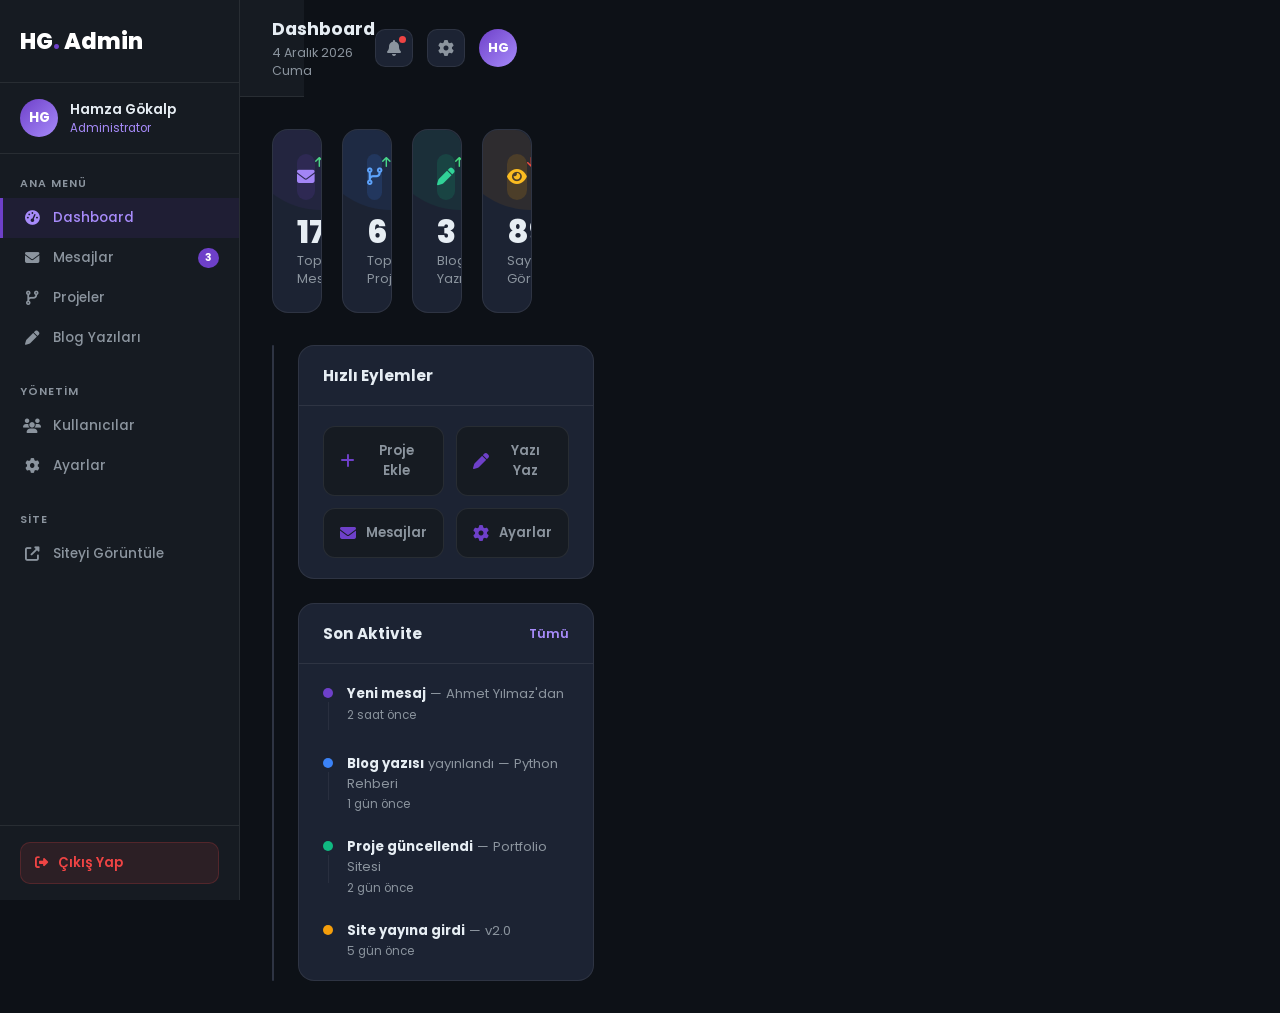
<file: admin/index.html>
<!DOCTYPE html>
<html lang="tr">
<head>
  <meta charset="UTF-8" />
  <meta name="viewport" content="width=device-width, initial-scale=1.0" />
  <title>Admin Paneli | Hamza Gökalp</title>
  <link rel="stylesheet" href="https://cdnjs.cloudflare.com/ajax/libs/font-awesome/6.5.0/css/all.min.css" />
  <link href="https://fonts.googleapis.com/css2?family=Poppins:wght@300;400;500;600;700;800&display=swap" rel="stylesheet" />
  <style>
    *, *::before, *::after { box-sizing:border-box; margin:0; padding:0; }
    :root {
      --dark-bg:      #0d1117;
      --dark-surface: #161b22;
      --dark-card:    #1c2333;
      --accent:       #6e40c9;
      --accent-2:     #a78bfa;
      --accent-glow:  rgba(110,64,201,0.35);
      --text-dark:    #e6edf3;
      --text-muted:   #8b949e;
      --border-dark:  rgba(255,255,255,0.08);
      --success:      #4ade80;
      --warning:      #f59e0b;
      --danger:       #ef4444;
      --info:         #3b82f6;
      --sidebar-w:    240px;
    }
    html { scroll-behavior:smooth; }
    body { font-family:'Poppins',sans-serif; background:var(--dark-bg); color:var(--text-dark); min-height:100vh; }
    a { text-decoration:none; color:inherit; }

    /* ---- LAYOUT ---- */
    .admin-layout { display:grid; grid-template-columns:var(--sidebar-w) 1fr; min-height:100vh; }

    /* ---- SIDEBAR ---- */
    .sidebar {
      background:var(--dark-surface); border-right:1px solid var(--border-dark);
      display:flex; flex-direction:column;
      position:fixed; top:0; left:0; bottom:0; width:var(--sidebar-w);
      z-index:100; overflow-y:auto;
    }
    .sidebar-logo {
      padding:24px 20px; border-bottom:1px solid var(--border-dark);
      font-size:1.4rem; font-weight:800; color:#fff;
    }
    .sidebar-logo span { color:var(--accent); }
    .sidebar-user {
      padding:16px 20px; border-bottom:1px solid var(--border-dark);
      display:flex; align-items:center; gap:12px;
    }
    .su-avatar {
      width:38px; height:38px; border-radius:50%;
      background:linear-gradient(135deg,var(--accent),var(--accent-2));
      display:flex; align-items:center; justify-content:center;
      font-size:0.85rem; font-weight:700; color:#fff; flex-shrink:0;
    }
    .su-name  { font-size:0.85rem; font-weight:600; color:var(--text-dark); }
    .su-role  { font-size:0.72rem; color:var(--accent-2); }

    .sidebar-nav { flex:1; padding:12px 0; }
    .nav-section-title {
      padding:10px 20px 6px;
      font-size:0.68rem; font-weight:600;
      color:var(--text-muted); letter-spacing:1px; text-transform:uppercase;
    }
    .nav-item {
      display:flex; align-items:center; gap:12px;
      padding:10px 20px; font-size:0.85rem; font-weight:500;
      color:var(--text-muted); cursor:pointer;
      transition:all 0.25s; border-left:3px solid transparent;
    }
    .nav-item:hover { color:var(--text-dark); background:rgba(255,255,255,0.04); }
    .nav-item.active { color:var(--accent-2); background:rgba(110,64,201,0.1); border-left-color:var(--accent); }
    .nav-item i { width:18px; text-align:center; font-size:0.9rem; }
    .nav-badge {
      margin-left:auto; background:var(--accent); color:#fff;
      font-size:0.65rem; font-weight:700;
      padding:2px 7px; border-radius:50px;
    }

    .sidebar-footer { padding:16px 20px; border-top:1px solid var(--border-dark); }
    .logout-btn {
      display:flex; align-items:center; gap:10px;
      padding:10px 14px; border-radius:10px; width:100%;
      background:rgba(239,68,68,0.1); border:1px solid rgba(239,68,68,0.2);
      color:#ef4444; font-size:0.83rem; font-weight:600;
      cursor:pointer; transition:all 0.25s; font-family:inherit;
    }
    .logout-btn:hover { background:rgba(239,68,68,0.2); }

    /* ---- MAIN ---- */
    .main-content { margin-left:var(--sidebar-w); display:flex; flex-direction:column; min-height:100vh; }

    /* Topbar */
    .topbar {
      background:var(--dark-surface); border-bottom:1px solid var(--border-dark);
      padding:16px 32px; display:flex; align-items:center; justify-content:space-between;
      position:sticky; top:0; z-index:50;
    }
    .topbar-left h1 { font-size:1.1rem; font-weight:700; color:var(--text-dark); }
    .topbar-left p  { font-size:0.78rem; color:var(--text-muted); margin-top:2px; }
    .topbar-right { display:flex; align-items:center; gap:14px; }
    .topbar-btn {
      width:38px; height:38px; border-radius:10px; border:1px solid var(--border-dark);
      background:var(--dark-card); display:flex; align-items:center; justify-content:center;
      color:var(--text-muted); cursor:pointer; transition:all 0.25s; position:relative;
    }
    .topbar-btn:hover { border-color:var(--accent); color:var(--accent-2); }
    .notif-dot {
      position:absolute; top:6px; right:6px;
      width:7px; height:7px; border-radius:50%; background:var(--danger);
    }
    .topbar-avatar {
      width:38px; height:38px; border-radius:50%;
      background:linear-gradient(135deg,var(--accent),var(--accent-2));
      display:flex; align-items:center; justify-content:center;
      font-size:0.8rem; font-weight:700; color:#fff; cursor:pointer;
    }

    /* ---- İÇERİK ---- */
    .page-body { padding:32px; flex:1; }

    /* Stats grid */
    .stats-grid {
      display:grid; grid-template-columns:repeat(4,1fr);
      gap:20px; margin-bottom:32px;
    }
    @media(max-width:1100px){ .stats-grid{grid-template-columns:1fr 1fr;} }
    @media(max-width:600px){ .stats-grid{grid-template-columns:1fr;} }

    .stat-card {
      background:var(--dark-card); border:1px solid var(--border-dark);
      border-radius:16px; padding:24px;
      display:flex; flex-direction:column; gap:16px;
      transition:all 0.3s; position:relative; overflow:hidden;
    }
    .stat-card::before {
      content:''; position:absolute; top:0; right:0;
      width:80px; height:80px; border-radius:0 16px 0 80px;
      opacity:0.08;
    }
    .stat-card:hover { border-color:rgba(110,64,201,0.3); transform:translateY(-2px); }
    .stat-card.c-purple::before { background:var(--accent); }
    .stat-card.c-blue::before   { background:#3b82f6; }
    .stat-card.c-green::before  { background:#10b981; }
    .stat-card.c-orange::before { background:#f59e0b; }

    .sc-top { display:flex; justify-content:space-between; align-items:flex-start; }
    .sc-icon {
      width:46px; height:46px; border-radius:12px;
      display:flex; align-items:center; justify-content:center;
      font-size:1.1rem;
    }
    .c-purple .sc-icon { background:rgba(110,64,201,0.15); color:var(--accent-2); }
    .c-blue   .sc-icon { background:rgba(59,130,246,0.15); color:#60a5fa; }
    .c-green  .sc-icon { background:rgba(16,185,129,0.15); color:#34d399; }
    .c-orange .sc-icon { background:rgba(245,158,11,0.15); color:#fbbf24; }

    .sc-change { font-size:0.72rem; font-weight:600; display:flex; align-items:center; gap:4px; }
    .sc-change.up   { color:var(--success); }
    .sc-change.down { color:var(--danger);  }

    .sc-num   { font-size:2rem; font-weight:800; color:var(--text-dark); line-height:1; }
    .sc-label { font-size:0.8rem; color:var(--text-muted); margin-top:4px; }

    /* Grid iki kolon */
    .content-grid {
      display:grid; grid-template-columns:1.4fr 1fr;
      gap:24px;
    }
    @media(max-width:900px){ .content-grid{grid-template-columns:1fr;} }

    /* Panel */
    .panel {
      background:var(--dark-card); border:1px solid var(--border-dark);
      border-radius:16px; overflow:hidden;
    }
    .panel-header {
      padding:18px 24px; border-bottom:1px solid var(--border-dark);
      display:flex; align-items:center; justify-content:space-between;
    }
    .panel-title { font-size:0.95rem; font-weight:700; color:var(--text-dark); }
    .panel-action {
      font-size:0.78rem; color:var(--accent-2); font-weight:600;
      cursor:pointer; transition:color 0.25s;
    }
    .panel-action:hover { color:#fff; }

    /* Mesaj listesi */
    .msg-list { display:flex; flex-direction:column; }
    .msg-item {
      display:flex; align-items:center; gap:14px;
      padding:14px 24px; border-bottom:1px solid var(--border-dark);
      transition:background 0.2s; cursor:pointer;
    }
    .msg-item:last-child { border-bottom:none; }
    .msg-item:hover { background:rgba(255,255,255,0.03); }
    .msg-avatar {
      width:38px; height:38px; border-radius:10px;
      background:linear-gradient(135deg,var(--accent),var(--accent-2));
      display:flex; align-items:center; justify-content:center;
      font-size:0.8rem; font-weight:700; color:#fff; flex-shrink:0;
    }
    .msg-info { flex:1; min-width:0; }
    .msg-name { font-size:0.85rem; font-weight:600; color:var(--text-dark); }
    .msg-preview { font-size:0.78rem; color:var(--text-muted); white-space:nowrap; overflow:hidden; text-overflow:ellipsis; }
    .msg-meta { text-align:right; flex-shrink:0; }
    .msg-time { font-size:0.72rem; color:var(--text-muted); margin-bottom:6px; }
    .msg-badge { display:inline-block; width:8px; height:8px; border-radius:50%; background:var(--accent); }
    .msg-badge.read { background:transparent; }

    /* Hızlı eylemler */
    .quick-actions { padding:20px 24px; display:grid; grid-template-columns:1fr 1fr; gap:12px; }
    .qa-btn {
      display:flex; align-items:center; gap:10px;
      padding:14px 16px; border-radius:12px;
      background:var(--dark-surface); border:1px solid var(--border-dark);
      font-size:0.82rem; font-weight:600; color:var(--text-muted);
      cursor:pointer; transition:all 0.25s; font-family:inherit;
    }
    .qa-btn:hover { border-color:var(--accent); color:var(--accent-2); }
    .qa-btn i { font-size:1rem; color:var(--accent); }

    /* Aktivite */
    .activity-list { padding:8px 0; }
    .act-item {
      display:flex; align-items:flex-start; gap:14px;
      padding:12px 24px;
    }
    .act-dot-wrap { display:flex; flex-direction:column; align-items:center; flex-shrink:0; margin-top:4px; }
    .act-dot { width:10px; height:10px; border-radius:50%; background:var(--accent); flex-shrink:0; }
    .act-line { width:1px; height:28px; background:rgba(255,255,255,0.06); margin-top:4px; }
    .act-text { font-size:0.82rem; color:var(--text-muted); line-height:1.5; }
    .act-text strong { color:var(--text-dark); }
    .act-time { font-size:0.72rem; color:var(--text-muted); margin-top:3px; }
  </style>
</head>
<body>

<div class="admin-layout">

  <!-- SIDEBAR -->
  <aside class="sidebar">
    <div class="sidebar-logo">HG<span>.</span> Admin</div>

    <div class="sidebar-user">
      <div class="su-avatar">HG</div>
      <div>
        <div class="su-name">Hamza Gökalp</div>
        <div class="su-role">Administrator</div>
      </div>
    </div>

    <nav class="sidebar-nav">
      <div class="nav-section-title">Ana Menü</div>
      <div class="nav-item active" onclick="showPage('dashboard')">
        <i class="fas fa-tachometer-alt"></i> Dashboard
      </div>
      <div class="nav-item" onclick="showPage('messages')">
        <i class="fas fa-envelope"></i> Mesajlar
        <span class="nav-badge">3</span>
      </div>
      <div class="nav-item" onclick="showPage('projects')">
        <i class="fas fa-code-branch"></i> Projeler
      </div>
      <div class="nav-item" onclick="showPage('blog')">
        <i class="fas fa-pen"></i> Blog Yazıları
      </div>

      <div class="nav-section-title" style="margin-top:16px">Yönetim</div>
      <div class="nav-item" onclick="showPage('users')">
        <i class="fas fa-users"></i> Kullanıcılar
      </div>
      <div class="nav-item" onclick="showPage('settings')">
        <i class="fas fa-cog"></i> Ayarlar
      </div>

      <div class="nav-section-title" style="margin-top:16px">Site</div>
      <div class="nav-item" onclick="window.open('../index.html')">
        <i class="fas fa-external-link-alt"></i> Siteyi Görüntüle
      </div>
    </nav>

    <div class="sidebar-footer">
      <button class="logout-btn" onclick="location.href='../backend/php/auth.php?action=logout'">
        <i class="fas fa-sign-out-alt"></i> Çıkış Yap
      </button>
    </div>
  </aside>

  <!-- MAIN -->
  <div class="main-content">

    <!-- TOPBAR -->
    <div class="topbar">
      <div class="topbar-left">
        <h1 id="pageTitle">Dashboard</h1>
        <p id="pageDate"></p>
      </div>
      <div class="topbar-right">
        <div class="topbar-btn" title="Bildirimler">
          <i class="fas fa-bell"></i>
          <div class="notif-dot"></div>
        </div>
        <div class="topbar-btn" title="Ayarlar">
          <i class="fas fa-cog"></i>
        </div>
        <div class="topbar-avatar" title="Hamza Gökalp">HG</div>
      </div>
    </div>

    <!-- SAYFA GÖVDESİ -->
    <div class="page-body" id="pageBody">

      <!-- İSTATİSTİK KARTLAR -->
      <div class="stats-grid">
        <div class="stat-card c-purple">
          <div class="sc-top">
            <div class="sc-icon"><i class="fas fa-envelope"></i></div>
            <div class="sc-change up"><i class="fas fa-arrow-up"></i> 12%</div>
          </div>
          <div>
            <div class="sc-num" id="cntMessages">0</div>
            <div class="sc-label">Toplam Mesaj</div>
          </div>
        </div>
        <div class="stat-card c-blue">
          <div class="sc-top">
            <div class="sc-icon"><i class="fas fa-code-branch"></i></div>
            <div class="sc-change up"><i class="fas fa-arrow-up"></i> 2</div>
          </div>
          <div>
            <div class="sc-num" id="cntProjects">0</div>
            <div class="sc-label">Toplam Proje</div>
          </div>
        </div>
        <div class="stat-card c-green">
          <div class="sc-top">
            <div class="sc-icon"><i class="fas fa-pen"></i></div>
            <div class="sc-change up"><i class="fas fa-arrow-up"></i> 1</div>
          </div>
          <div>
            <div class="sc-num" id="cntBlog">0</div>
            <div class="sc-label">Blog Yazısı</div>
          </div>
        </div>
        <div class="stat-card c-orange">
          <div class="sc-top">
            <div class="sc-icon"><i class="fas fa-eye"></i></div>
            <div class="sc-change down"><i class="fas fa-arrow-down"></i> 3%</div>
          </div>
          <div>
            <div class="sc-num" id="cntViews">0</div>
            <div class="sc-label">Sayfa Görüntüleme</div>
          </div>
        </div>
      </div>

      <!-- İKİ KOLON İÇERİK -->
      <div class="content-grid">

        <!-- Sol: Son Mesajlar -->
        <div class="panel">
          <div class="panel-header">
            <div class="panel-title">Son Mesajlar</div>
            <a class="panel-action" href="#">Tümünü Gör</a>
          </div>
          <div class="msg-list">
            <div class="msg-item">
              <div class="msg-avatar">AY</div>
              <div class="msg-info">
                <div class="msg-name">Ahmet Yılmaz</div>
                <div class="msg-preview">Staj teklifi hakkında görüşmek istiyorum...</div>
              </div>
              <div class="msg-meta">
                <div class="msg-time">2 saat önce</div>
                <div class="msg-badge"></div>
              </div>
            </div>
            <div class="msg-item">
              <div class="msg-avatar" style="background:linear-gradient(135deg,#3b82f6,#06b6d4)">FD</div>
              <div class="msg-info">
                <div class="msg-name">Fatma Demir</div>
                <div class="msg-preview">Web projeniz için iş birliği önerim var...</div>
              </div>
              <div class="msg-meta">
                <div class="msg-time">5 saat önce</div>
                <div class="msg-badge"></div>
              </div>
            </div>
            <div class="msg-item">
              <div class="msg-avatar" style="background:linear-gradient(135deg,#10b981,#059669)">MK</div>
              <div class="msg-info">
                <div class="msg-name">Mehmet Kaya</div>
                <div class="msg-preview">Projenizi inceledim, harika çalışma!</div>
              </div>
              <div class="msg-meta">
                <div class="msg-time">1 gün önce</div>
                <div class="msg-badge read"></div>
              </div>
            </div>
            <div class="msg-item">
              <div class="msg-avatar" style="background:linear-gradient(135deg,#f59e0b,#ef4444)">ZT</div>
              <div class="msg-info">
                <div class="msg-name">Zeynep Türk</div>
                <div class="msg-preview">Python projeniz hakkında sorum var...</div>
              </div>
              <div class="msg-meta">
                <div class="msg-time">2 gün önce</div>
                <div class="msg-badge read"></div>
              </div>
            </div>
          </div>
        </div>

        <!-- Sağ: Hızlı eylemler + Aktivite -->
        <div style="display:flex;flex-direction:column;gap:24px;">

          <div class="panel">
            <div class="panel-header">
              <div class="panel-title">Hızlı Eylemler</div>
            </div>
            <div class="quick-actions">
              <button class="qa-btn"><i class="fas fa-plus"></i> Proje Ekle</button>
              <button class="qa-btn"><i class="fas fa-pen"></i> Yazı Yaz</button>
              <button class="qa-btn"><i class="fas fa-envelope"></i> Mesajlar</button>
              <button class="qa-btn"><i class="fas fa-cog"></i> Ayarlar</button>
            </div>
          </div>

          <div class="panel">
            <div class="panel-header">
              <div class="panel-title">Son Aktivite</div>
              <a class="panel-action" href="#">Tümü</a>
            </div>
            <div class="activity-list">
              <div class="act-item">
                <div class="act-dot-wrap"><div class="act-dot"></div><div class="act-line"></div></div>
                <div><div class="act-text"><strong>Yeni mesaj</strong> — Ahmet Yılmaz'dan</div><div class="act-time">2 saat önce</div></div>
              </div>
              <div class="act-item">
                <div class="act-dot-wrap"><div class="act-dot" style="background:#3b82f6"></div><div class="act-line"></div></div>
                <div><div class="act-text"><strong>Blog yazısı</strong> yayınlandı — Python Rehberi</div><div class="act-time">1 gün önce</div></div>
              </div>
              <div class="act-item">
                <div class="act-dot-wrap"><div class="act-dot" style="background:#10b981"></div><div class="act-line"></div></div>
                <div><div class="act-text"><strong>Proje güncellendi</strong> — Portfolio Sitesi</div><div class="act-time">2 gün önce</div></div>
              </div>
              <div class="act-item">
                <div class="act-dot-wrap"><div class="act-dot" style="background:#f59e0b"></div></div>
                <div><div class="act-text"><strong>Site yayına girdi</strong> — v2.0</div><div class="act-time">5 gün önce</div></div>
              </div>
            </div>
          </div>

        </div>
      </div>
    </div>
  </div>
</div>

<script>
  // Tarih
  const now = new Date();
  document.getElementById('pageDate').textContent =
    now.toLocaleDateString('tr-TR', { weekday:'long', year:'numeric', month:'long', day:'numeric' });

  // Sayaç animasyonu
  function animateNum(el, target, duration = 1200) {
    let start = 0;
    const step = target / (duration / 16);
    const timer = setInterval(() => {
      start += step;
      if (start >= target) { el.textContent = target.toLocaleString('tr'); clearInterval(timer); }
      else el.textContent = Math.floor(start).toLocaleString('tr');
    }, 16);
  }

  setTimeout(() => {
    animateNum(document.getElementById('cntMessages'), 24);
    animateNum(document.getElementById('cntProjects'), 9);
    animateNum(document.getElementById('cntBlog'), 5);
    animateNum(document.getElementById('cntViews'), 1247);
  }, 300);

  // Sayfa geçişi
  function showPage(page) {
    document.querySelectorAll('.nav-item').forEach(i => i.classList.remove('active'));
    event.currentTarget.classList.add('active');
    const titles = { dashboard:'Dashboard', messages:'Mesajlar', projects:'Projeler', blog:'Blog Yazıları', users:'Kullanıcılar', settings:'Ayarlar' };
    document.getElementById('pageTitle').textContent = titles[page] || page;
  }
</script>

</body>
</html>
</file>
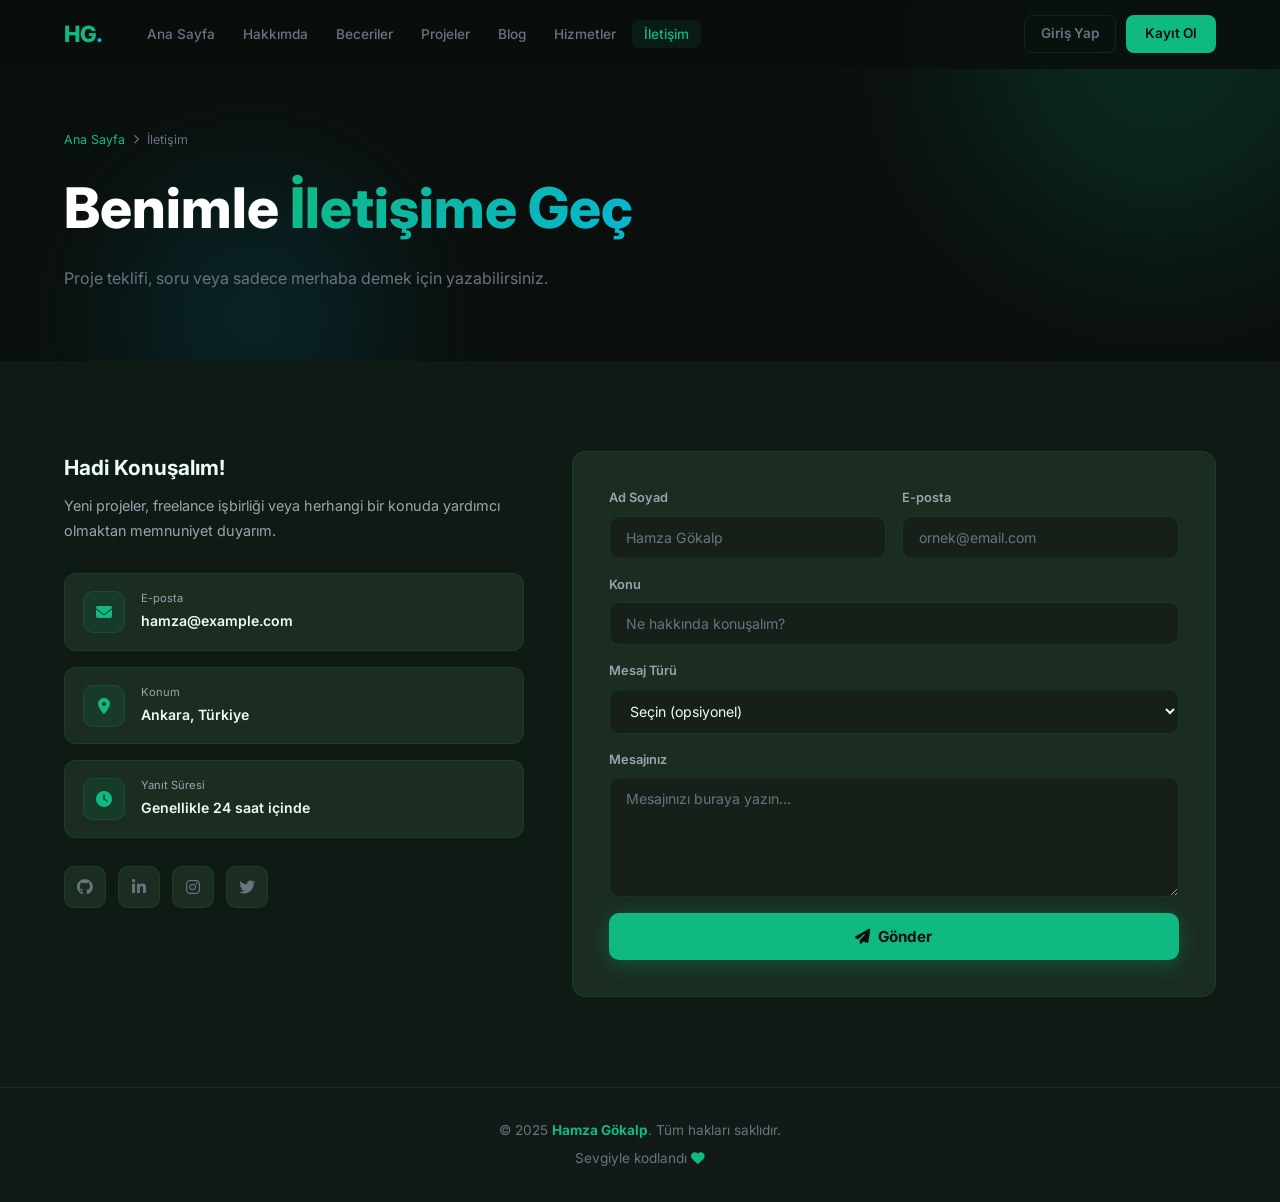
<file: pages/contact.html>
<!DOCTYPE html>
<html lang="tr">
<head>
  <meta charset="UTF-8" />
  <meta name="viewport" content="width=device-width, initial-scale=1.0, maximum-scale=5.0, user-scalable=yes" />
  <meta name="description" content="Hamza Gökalp - İletişim" />
  <meta name="keywords" content="iletişim, proje teklifi, freelance" />
  <meta name="theme-color" content="#10b981" />
  <title>İletişim | Hamza Gökalp</title>
  <link rel="stylesheet" href="../assets/css/style.css" />
  <link rel="stylesheet" href="../assets/css/responsive.css" />
  <link rel="stylesheet" href="https://cdnjs.cloudflare.com/ajax/libs/font-awesome/6.5.0/css/all.min.css" />
  <link href="https://fonts.googleapis.com/css2?family=Inter:wght@300;400;500;600;700;800&display=swap" rel="stylesheet" />
</head>
<body>
  <nav class="navbar" id="navbar">
    <div class="nav-container">
      <a href="../index.html" class="nav-logo">HG<span class="dot">.</span></a>
      <ul class="nav-links" id="navLinks">
        <li><a href="../index.html">Ana Sayfa</a></li>
        <li><a href="about.html">Hakkımda</a></li>
        <li><a href="skills.html">Beceriler</a></li>
        <li><a href="projects.html">Projeler</a></li>
        <li><a href="blog.html">Blog</a></li>
        <li><a href="services.html">Hizmetler</a></li>
        <li><a href="contact.html" class="active">İletişim</a></li>
      </ul>
      <div class="nav-auth">
        <a href="login.html" class="nav-btn-login">Giriş Yap</a>
        <a href="register.html" class="nav-btn-register">Kayıt Ol</a>
      </div>
      <button class="hamburger" id="hamburger" aria-label="Menüyü aç/kapat" aria-expanded="false">
        <span></span>
        <span></span>
        <span></span>
      </button>
    </div>
  </nav>

  <section class="page-hero">
    <div class="ph-bg"><div class="ph-glow ph-glow-1"></div><div class="ph-glow ph-glow-2"></div></div>
    <div class="page-hero-content container">
      <div class="breadcrumb"><a href="../index.html">Ana Sayfa</a><i class="fas fa-chevron-right"></i>İletişim</div>
      <h1>Benimle <span class="hl">İletişime Geç</span></h1>
      <p>Proje teklifi, soru veya sadece merhaba demek için yazabilirsiniz.</p>
    </div>
  </section>

  <section class="contact-page">
    <div class="container">
      <div class="contact-grid">
        <div class="contact-info">
          <h3>Hadi Konuşalım!</h3>
          <p>Yeni projeler, freelance işbirliği veya herhangi bir konuda yardımcı olmaktan memnuniyet duyarım.</p>
          <div class="contact-items">
            <div class="contact-item">
              <div class="contact-item-icon"><i class="fas fa-envelope"></i></div>
              <div>
                <span class="contact-item-label">E-posta</span>
                <span class="contact-item-val">hamza@example.com</span>
              </div>
            </div>
            <div class="contact-item">
              <div class="contact-item-icon"><i class="fas fa-map-marker-alt"></i></div>
              <div>
                <span class="contact-item-label">Konum</span>
                <span class="contact-item-val">Ankara, Türkiye</span>
              </div>
            </div>
            <div class="contact-item">
              <div class="contact-item-icon"><i class="fas fa-clock"></i></div>
              <div>
                <span class="contact-item-label">Yanıt Süresi</span>
                <span class="contact-item-val">Genellikle 24 saat içinde</span>
              </div>
            </div>
          </div>
          <div class="contact-socials">
            <a href="#" class="soc-btn" title="GitHub"><i class="fab fa-github"></i></a>
            <a href="#" class="soc-btn" title="LinkedIn"><i class="fab fa-linkedin-in"></i></a>
            <a href="#" class="soc-btn" title="Instagram"><i class="fab fa-instagram"></i></a>
            <a href="#" class="soc-btn" title="Twitter"><i class="fab fa-twitter"></i></a>
          </div>
        </div>

        <div class="contact-form-box">
          <form action="../backend/php/contact.php" method="POST">
            <input type="hidden" name="csrf_token" id="csrfToken" value="" />
            <div class="form-row">
              <div class="form-group">
                <label for="name">Ad Soyad</label>
                <input type="text" id="name" name="name" placeholder="Hamza Gökalp" required />
              </div>
              <div class="form-group">
                <label for="email">E-posta</label>
                <input type="email" id="email" name="email" placeholder="ornek@email.com" required />
              </div>
            </div>
            <div class="form-group">
              <label for="subject">Konu</label>
              <input type="text" id="subject" name="subject" placeholder="Ne hakkında konuşalım?" />
            </div>
            <div class="form-group">
              <label for="message_type">Mesaj Türü</label>
              <select id="message_type" name="message_type">
                <option value="">Seçin (opsiyonel)</option>
                <option value="proje">Proje Teklifi</option>
                <option value="freelance">Freelance İş</option>
                <option value="iletisim">Genel İletişim</option>
                <option value="diger">Diğer</option>
              </select>
            </div>
            <div class="form-group">
              <label for="message">Mesajınız</label>
              <textarea id="message" name="message" placeholder="Mesajınızı buraya yazın..." required></textarea>
            </div>
            <button type="submit" class="submit-btn"><i class="fas fa-paper-plane"></i> Gönder</button>
          </form>
        </div>
      </div>
    </div>
  </section>

  <footer class="footer">
    <div class="container">
      <p>© 2025 <strong>Hamza Gökalp</strong>. Tüm hakları saklıdır.</p>
      <p class="footer-sub">Sevgiyle kodlandı <i class="fas fa-heart"></i></p>
    </div>
  </footer>
  
  <button class="scroll-top" id="scrollTop" aria-label="Sayfanın başına git"><i class="fas fa-chevron-up"></i></button>
  <script src="../assets/js/main.js"></script>
  <script>
    fetch('../backend/php/get_csrf.php')
      .then(r => r.json())
      .then(d => {
        const el = document.getElementById('csrfToken');
        if (el) el.value = d.token;
      })
      .catch(() => {});
  </script>
</body>
</html>
</file>
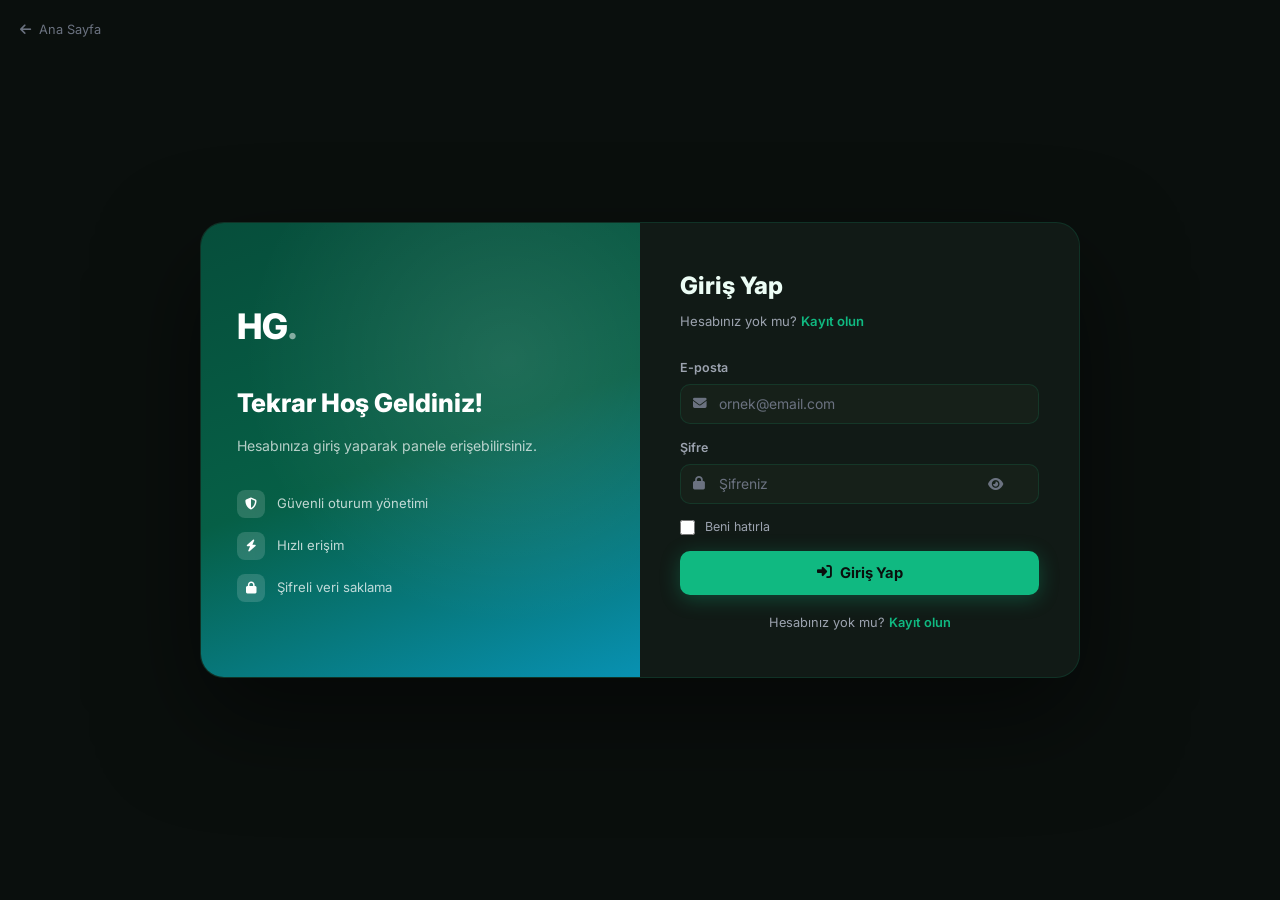
<file: pages/login.html>
<!DOCTYPE html>
<html lang="tr">
<head>
  <meta charset="UTF-8" />
  <meta name="viewport" content="width=device-width, initial-scale=1.0, maximum-scale=5.0, user-scalable=yes" />
  <meta name="description" content="Hamza Gökalp - Giriş Yap" />
  <meta name="theme-color" content="#10b981" />
  <title>Giriş Yap | Hamza Gökalp</title>
  <link rel="stylesheet" href="../assets/css/style.css" />
  <link rel="stylesheet" href="../assets/css/responsive.css" />
  <link rel="stylesheet" href="https://cdnjs.cloudflare.com/ajax/libs/font-awesome/6.5.0/css/all.min.css" />
  <link href="https://fonts.googleapis.com/css2?family=Inter:wght@300;400;500;600;700;800&display=swap" rel="stylesheet" />
  <style>
    .input-wrap input.valid   { border-color:#10b981!important; background:rgba(16,185,129,0.06)!important; }
    .input-wrap input.invalid { border-color:#ef4444!important; background:rgba(239,68,68,0.06)!important; }
    .status-icon { position:absolute;right:12px;top:50%;transform:translateY(-50%);font-size:.85rem;pointer-events:none;display:none; }
    .status-icon.valid   { color:#10b981;display:block; }
    .status-icon.invalid { color:#ef4444;display:block; }
    .field-msg { font-size:.74rem;margin-top:4px;display:none; }
    .field-msg.valid   { color:#10b981;display:block; }
    .field-msg.invalid { color:#ef4444;display:block; }
    .form-alert { border-radius:10px;padding:11px 14px;font-size:.83rem;font-weight:500;display:none;align-items:center;gap:9px;margin-bottom:4px; }
    .form-alert.show    { display:flex; }
    .form-alert.success { background:rgba(16,185,129,.12);border:1.5px solid #10b981;color:#10b981; }
    .form-alert.error   { background:rgba(239,68,68,.10);border:1.5px solid #ef4444;color:#ef4444; }
    .has-eye .eye-btn   { position:absolute;right:36px;top:50%;transform:translateY(-50%);background:none;border:none;cursor:pointer;color:var(--text-dim);font-size:.85rem;padding:0; }
    .has-eye .status-icon { right:38px; }
  </style>
</head>
<body class="auth-page">
  <a href="../index.html" class="back-home"><i class="fas fa-arrow-left"></i> Ana Sayfa</a>

  <div class="auth-card">
    <div class="auth-side">
      <div class="auth-side-logo">HG<span>.</span></div>
      <h2>Tekrar Hoş Geldiniz!</h2>
      <p>Hesabınıza giriş yaparak panele erişebilirsiniz.</p>
      <div class="auth-side-features">
        <div class="auth-feat"><div class="auth-feat-icon"><i class="fas fa-shield-alt"></i></div><span class="auth-feat-text">Güvenli oturum yönetimi</span></div>
        <div class="auth-feat"><div class="auth-feat-icon"><i class="fas fa-bolt"></i></div><span class="auth-feat-text">Hızlı erişim</span></div>
        <div class="auth-feat"><div class="auth-feat-icon"><i class="fas fa-lock"></i></div><span class="auth-feat-text">Şifreli veri saklama</span></div>
      </div>
    </div>

    <div class="auth-panel">
      <div class="auth-title">Giriş Yap</div>
      <div class="auth-sub">Hesabınız yok mu? <a href="register.html">Kayıt olun</a></div>

      <div class="form-alert" id="formAlert">
        <i class="fas" id="alertIcon"></i>
        <span id="formAlertMsg"></span>
      </div>

      <form class="auth-form" id="loginForm" novalidate>
        <input type="hidden" name="action" value="login" />
        <input type="hidden" name="csrf_token" id="csrfToken" value="" />

        <div class="auth-group">
          <label for="email">E-posta</label>
          <div class="input-wrap">
            <i class="fas fa-envelope fi"></i>
            <input type="email" id="email" name="email" placeholder="ornek@email.com" required autocomplete="email" />
            <i class="fas status-icon" id="emailIcon"></i>
          </div>
          <span class="field-msg" id="emailMsg"></span>
        </div>

        <div class="auth-group">
          <label for="pwInput">Şifre</label>
          <div class="input-wrap has-eye">
            <i class="fas fa-lock fi"></i>
            <input type="password" id="pwInput" name="password" placeholder="Şifreniz" required autocomplete="current-password" />
            <button type="button" class="eye-btn" id="eyeBtn" aria-label="Şifreyi göster/gizle"><i class="fas fa-eye" id="eyeIcon"></i></button>
            <i class="fas status-icon" id="pwIcon"></i>
          </div>
          <span class="field-msg" id="pwMsg"></span>
        </div>

        <label class="terms-row">
          <input type="checkbox" name="remember" />
          <span>Beni hatırla</span>
        </label>

        <button type="submit" class="auth-submit" id="submitBtn"><i class="fas fa-sign-in-alt"></i> Giriş Yap</button>
        <div class="auth-footer">Hesabınız yok mu? <a href="register.html">Kayıt olun</a></div>
      </form>
    </div>
  </div>

  <script>
    const emailRe = /^[^\s@]+@[^\s@]+\.[^\s@]{2,}$/;

    function setField(input, icon, msg, state, text) {
      input.classList.remove('valid','invalid');
      icon.classList.remove('valid','invalid','fa-circle-check','fa-circle-xmark');
      msg.classList.remove('valid','invalid');
      if (state === 'idle') return;
      input.classList.add(state);
      icon.classList.add(state, state==='valid' ? 'fa-circle-check' : 'fa-circle-xmark');
      msg.classList.add(state);
      msg.textContent = text;
    }

    function showAlert(type, text) {
      const box = document.getElementById('formAlert');
      const ico = document.getElementById('alertIcon');
      box.className = 'form-alert show ' + type;
      ico.className = 'fas ' + (type==='success' ? 'fa-circle-check' : 'fa-circle-xmark');
      document.getElementById('formAlertMsg').textContent = text;
    }

    const emailInput = document.getElementById('email');
    const emailIcon  = document.getElementById('emailIcon');
    const emailMsg   = document.getElementById('emailMsg');
    const pwInput    = document.getElementById('pwInput');
    const pwIcon     = document.getElementById('pwIcon');
    const pwMsg      = document.getElementById('pwMsg');

    emailInput.addEventListener('input', () => {
      document.getElementById('formAlert').classList.remove('show');
      const v = emailInput.value.trim();
      if (!v) { setField(emailInput,emailIcon,emailMsg,'idle',''); return; }
      if (!emailRe.test(v)) setField(emailInput,emailIcon,emailMsg,'invalid','Geçerli bir e-posta girin. (ornek@domain.com)');
      else                   setField(emailInput,emailIcon,emailMsg,'valid','E-posta adresi geçerli ✓');
    });

    pwInput.addEventListener('input', () => {
      document.getElementById('formAlert').classList.remove('show');
      const v = pwInput.value;
      if (!v) { setField(pwInput,pwIcon,pwMsg,'idle',''); return; }
      if (v.length < 6) setField(pwInput,pwIcon,pwMsg,'invalid','Şifre en az 6 karakter olmalıdır.');
      else               setField(pwInput,pwIcon,pwMsg,'valid','Şifre geçerli ✓');
    });

    document.getElementById('eyeBtn').addEventListener('click', e => {
      e.preventDefault();
      const isText = pwInput.type === 'text';
      pwInput.type = isText ? 'password' : 'text';
      document.getElementById('eyeIcon').className = isText ? 'fas fa-eye' : 'fas fa-eye-slash';
    });

    document.getElementById('loginForm').addEventListener('submit', e => {
      e.preventDefault();
      document.getElementById('formAlert').classList.remove('show');

      const ev = emailInput.value.trim();
      const pv = pwInput.value;
      let valid = true;

      if (!ev) { setField(emailInput,emailIcon,emailMsg,'invalid','E-posta adresi boş bırakılamaz.'); valid=false; }
      else if (!emailRe.test(ev)) { setField(emailInput,emailIcon,emailMsg,'invalid','Geçerli bir e-posta adresi girin.'); valid=false; }
      else setField(emailInput,emailIcon,emailMsg,'valid','E-posta adresi geçerli ✓');

      if (!pv) { setField(pwInput,pwIcon,pwMsg,'invalid','Şifre boş bırakılamaz.'); valid=false; }
      else if (pv.length < 6) { setField(pwInput,pwIcon,pwMsg,'invalid','Şifre en az 6 karakter olmalıdır.'); valid=false; }
      else setField(pwInput,pwIcon,pwMsg,'valid','Şifre geçerli ✓');

      if (!valid) { showAlert('error','Lütfen formdaki hataları düzeltin.'); return; }

      const btn = document.getElementById('submitBtn');
      btn.disabled = true;
      btn.innerHTML = '<i class="fas fa-spinner fa-spin"></i> Giriş yapılıyor...';

      const fd = new FormData(e.target);
      fetch('../backend/php/auth.php', { method:'POST', body:fd })
        .then(r => r.json())
        .then(data => {
          if (data.success) {
            showAlert('success','Giriş başarılı! Yönlendiriliyorsunuz...');
            setTimeout(() => window.location.href='../admin/index.html', 1200);
          } else {
            showAlert('error', data.message || 'E-posta veya şifre hatalı.');
            btn.disabled=false; btn.innerHTML='<i class="fas fa-sign-in-alt"></i> Giriş Yap';
          }
        })
        .catch(() => {
          showAlert('success','Giriş başarılı! (Demo mod)');
          btn.disabled=false; btn.innerHTML='<i class="fas fa-sign-in-alt"></i> Giriş Yap';
        });
    });

    fetch('../backend/php/get_csrf.php').then(r=>r.json()).then(d=>{ const el=document.getElementById('csrfToken'); if(el) el.value=d.token; }).catch(()=>{});
  </script>
</body>
</html>
</file>
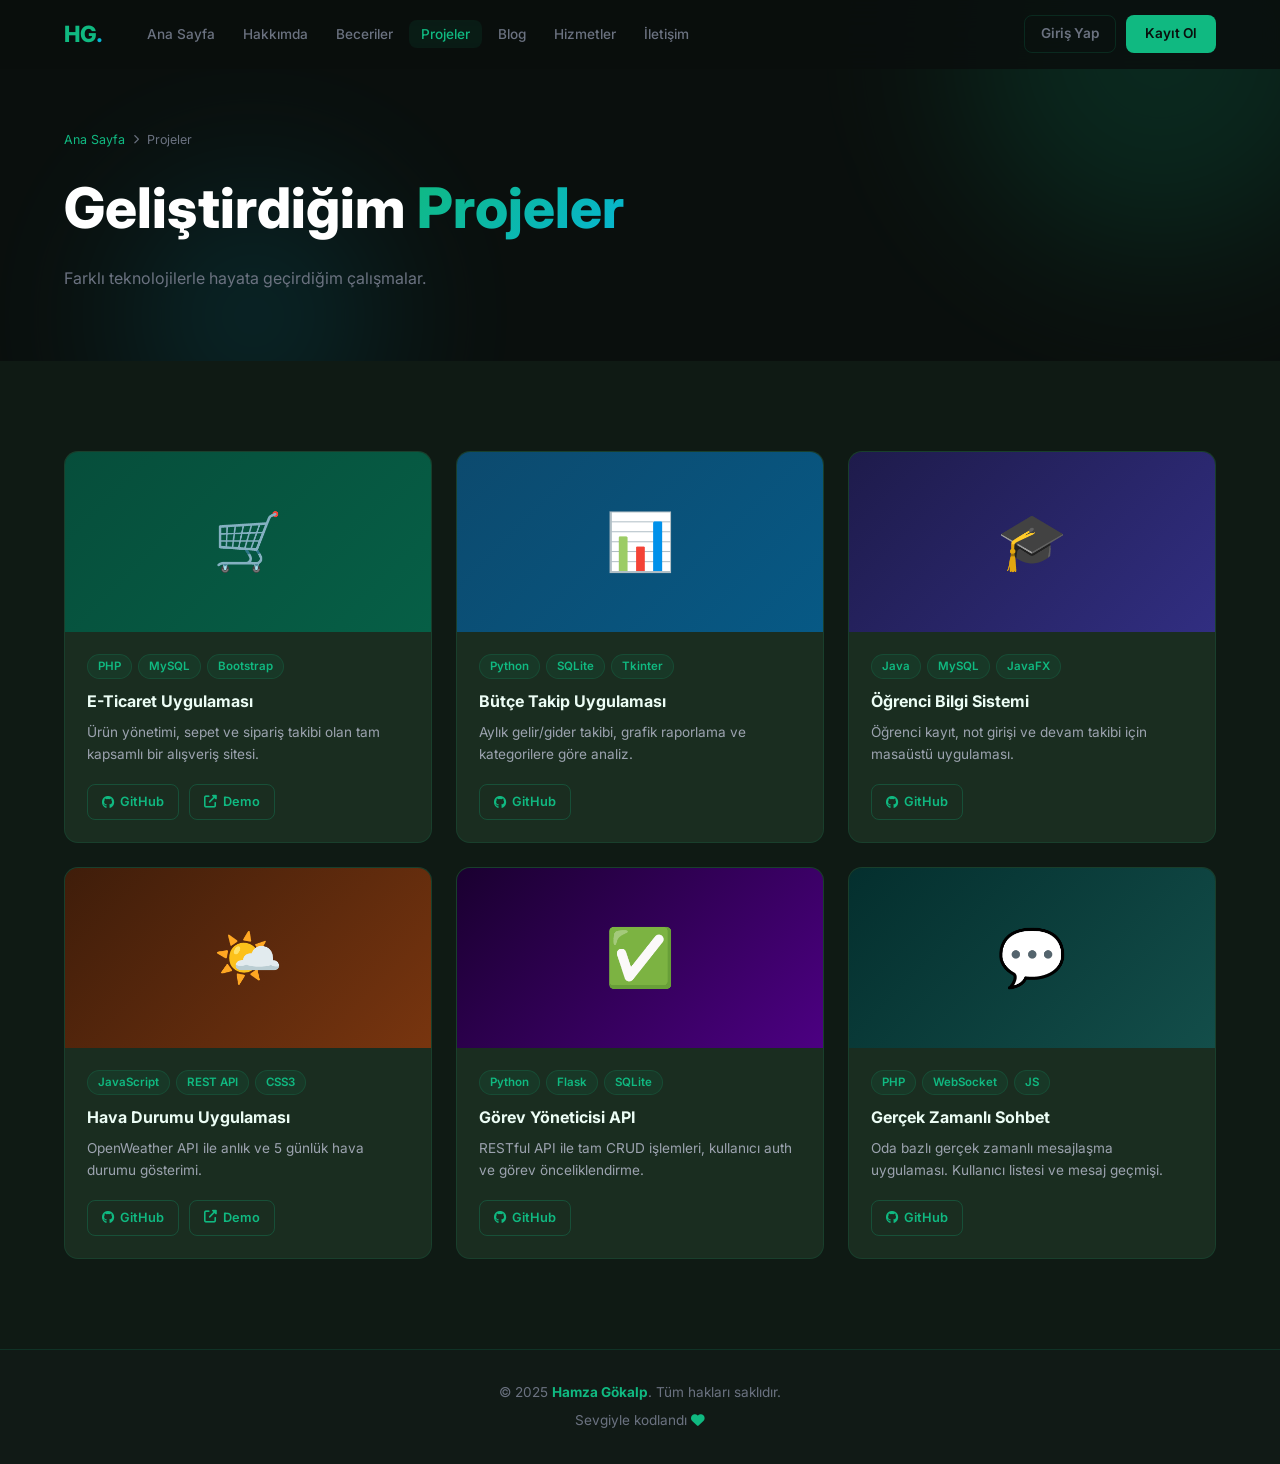
<file: pages/project.html>
<!DOCTYPE html>
<html lang="tr">
<head>
  <meta charset="UTF-8" />
  <meta name="viewport" content="width=device-width, initial-scale=1.0, maximum-scale=5.0, user-scalable=yes" />
  <meta name="description" content="Hamza Gökalp - Projeler" />
  <meta name="keywords" content="projeler, portfolio, yazılım geliştirme" />
  <meta name="theme-color" content="#10b981" />
  <title>Projeler | Hamza Gökalp</title>
  <link rel="stylesheet" href="../assets/css/style.css" />
  <link rel="stylesheet" href="../assets/css/responsive.css" />
  <link rel="stylesheet" href="https://cdnjs.cloudflare.com/ajax/libs/font-awesome/6.5.0/css/all.min.css" />
  <link href="https://fonts.googleapis.com/css2?family=Inter:wght@300;400;500;600;700;800&display=swap" rel="stylesheet" />
</head>
<body>
  <nav class="navbar" id="navbar">
    <div class="nav-container">
      <a href="../index.html" class="nav-logo">HG<span class="dot">.</span></a>
      <ul class="nav-links" id="navLinks">
        <li><a href="../index.html">Ana Sayfa</a></li>
        <li><a href="about.html">Hakkımda</a></li>
        <li><a href="skills.html">Beceriler</a></li>
        <li><a href="projects.html" class="active">Projeler</a></li>
        <li><a href="blog.html">Blog</a></li>
        <li><a href="services.html">Hizmetler</a></li>
        <li><a href="contact.html">İletişim</a></li>
      </ul>
      <div class="nav-auth">
        <a href="login.html" class="nav-btn-login">Giriş Yap</a>
        <a href="register.html" class="nav-btn-register">Kayıt Ol</a>
      </div>
      <button class="hamburger" id="hamburger" aria-label="Menüyü aç/kapat" aria-expanded="false">
        <span></span>
        <span></span>
        <span></span>
      </button>
    </div>
  </nav>

  <section class="page-hero">
    <div class="ph-bg"><div class="ph-glow ph-glow-1"></div><div class="ph-glow ph-glow-2"></div></div>
    <div class="page-hero-content container">
      <div class="breadcrumb"><a href="../index.html">Ana Sayfa</a><i class="fas fa-chevron-right"></i>Projeler</div>
      <h1>Geliştirdiğim <span class="hl">Projeler</span></h1>
      <p>Farklı teknolojilerle hayata geçirdiğim çalışmalar.</p>
    </div>
  </section>

  <section class="projects-page">
    <div class="container">
      <div class="projects-grid">

        <div class="project-card">
          <div class="project-thumb project-thumb-1">🛒</div>
          <div class="project-body">
            <div class="project-langs">
              <span class="lang-badge">PHP</span>
              <span class="lang-badge">MySQL</span>
              <span class="lang-badge">Bootstrap</span>
            </div>
            <div class="project-title">E-Ticaret Uygulaması</div>
            <p class="project-desc">Ürün yönetimi, sepet ve sipariş takibi olan tam kapsamlı bir alışveriş sitesi.</p>
            <div class="project-links">
              <a href="#" class="project-link"><i class="fab fa-github"></i> GitHub</a>
              <a href="#" class="project-link"><i class="fas fa-external-link-alt"></i> Demo</a>
            </div>
          </div>
        </div>

        <div class="project-card">
          <div class="project-thumb project-thumb-2">📊</div>
          <div class="project-body">
            <div class="project-langs">
              <span class="lang-badge">Python</span>
              <span class="lang-badge">SQLite</span>
              <span class="lang-badge">Tkinter</span>
            </div>
            <div class="project-title">Bütçe Takip Uygulaması</div>
            <p class="project-desc">Aylık gelir/gider takibi, grafik raporlama ve kategorilere göre analiz.</p>
            <div class="project-links">
              <a href="#" class="project-link"><i class="fab fa-github"></i> GitHub</a>
            </div>
          </div>
        </div>

        <div class="project-card">
          <div class="project-thumb project-thumb-3">🎓</div>
          <div class="project-body">
            <div class="project-langs">
              <span class="lang-badge">Java</span>
              <span class="lang-badge">MySQL</span>
              <span class="lang-badge">JavaFX</span>
            </div>
            <div class="project-title">Öğrenci Bilgi Sistemi</div>
            <p class="project-desc">Öğrenci kayıt, not girişi ve devam takibi için masaüstü uygulaması.</p>
            <div class="project-links">
              <a href="#" class="project-link"><i class="fab fa-github"></i> GitHub</a>
            </div>
          </div>
        </div>

        <div class="project-card">
          <div class="project-thumb project-thumb-4">🌤️</div>
          <div class="project-body">
            <div class="project-langs">
              <span class="lang-badge">JavaScript</span>
              <span class="lang-badge">REST API</span>
              <span class="lang-badge">CSS3</span>
            </div>
            <div class="project-title">Hava Durumu Uygulaması</div>
            <p class="project-desc">OpenWeather API ile anlık ve 5 günlük hava durumu gösterimi.</p>
            <div class="project-links">
              <a href="#" class="project-link"><i class="fab fa-github"></i> GitHub</a>
              <a href="#" class="project-link"><i class="fas fa-external-link-alt"></i> Demo</a>
            </div>
          </div>
        </div>

        <div class="project-card">
          <div class="project-thumb project-thumb-5">✅</div>
          <div class="project-body">
            <div class="project-langs">
              <span class="lang-badge">Python</span>
              <span class="lang-badge">Flask</span>
              <span class="lang-badge">SQLite</span>
            </div>
            <div class="project-title">Görev Yöneticisi API</div>
            <p class="project-desc">RESTful API ile tam CRUD işlemleri, kullanıcı auth ve görev önceliklendirme.</p>
            <div class="project-links">
              <a href="#" class="project-link"><i class="fab fa-github"></i> GitHub</a>
            </div>
          </div>
        </div>

        <div class="project-card">
          <div class="project-thumb project-thumb-6">💬</div>
          <div class="project-body">
            <div class="project-langs">
              <span class="lang-badge">PHP</span>
              <span class="lang-badge">WebSocket</span>
              <span class="lang-badge">JS</span>
            </div>
            <div class="project-title">Gerçek Zamanlı Sohbet</div>
            <p class="project-desc">Oda bazlı gerçek zamanlı mesajlaşma uygulaması. Kullanıcı listesi ve mesaj geçmişi.</p>
            <div class="project-links">
              <a href="#" class="project-link"><i class="fab fa-github"></i> GitHub</a>
            </div>
          </div>
        </div>

      </div>
    </div>
  </section>

  <footer class="footer">
    <div class="container">
      <p>© 2025 <strong>Hamza Gökalp</strong>. Tüm hakları saklıdır.</p>
      <p class="footer-sub">Sevgiyle kodlandı <i class="fas fa-heart"></i></p>
    </div>
  </footer>
  
  <button class="scroll-top" id="scrollTop" aria-label="Sayfanın başına git"><i class="fas fa-chevron-up"></i></button>
  <script src="../assets/js/main.js"></script>
</body>
</html>
</file>
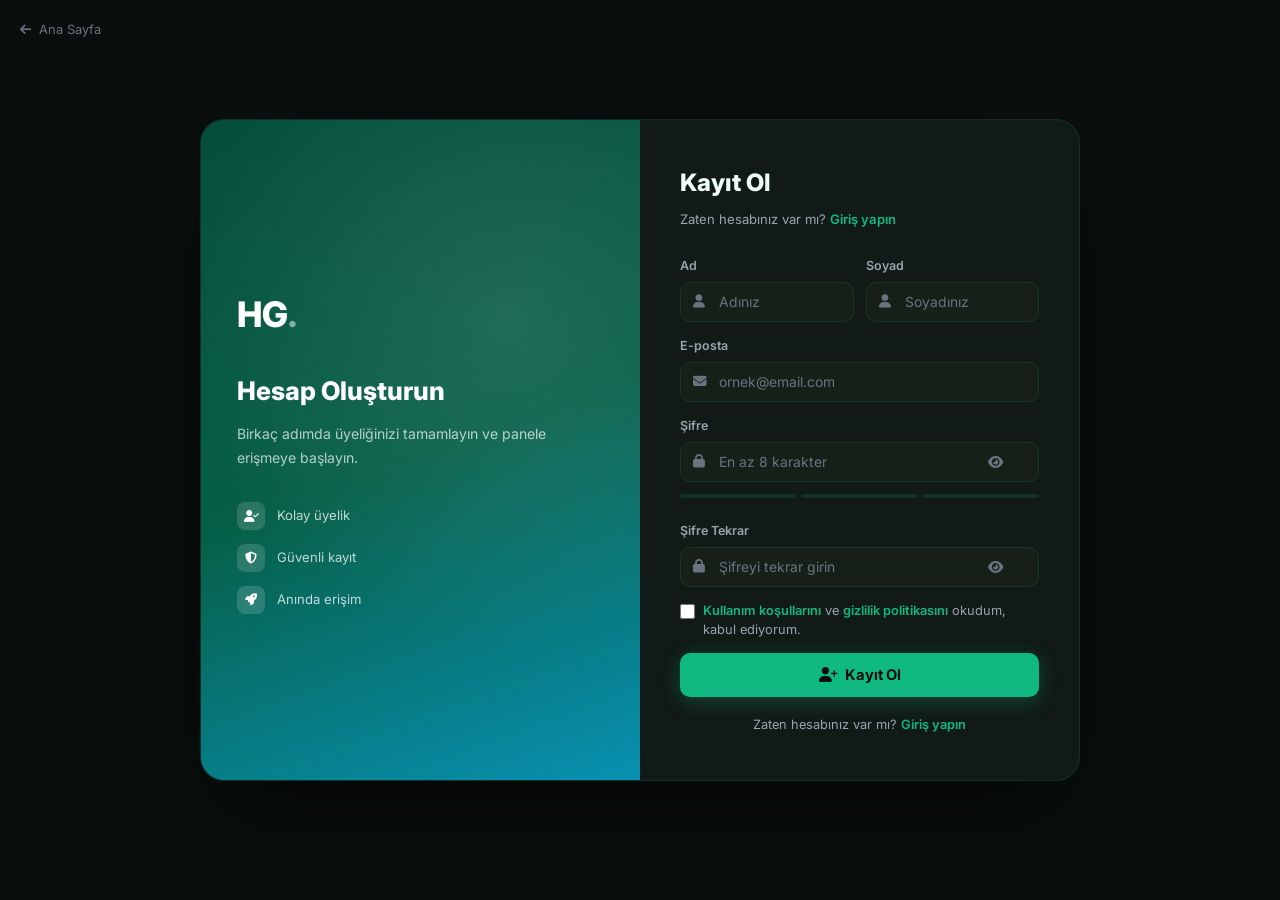
<file: pages/register.html>
<!DOCTYPE html>
<html lang="tr">
<head>
  <meta charset="UTF-8" />
  <meta name="viewport" content="width=device-width, initial-scale=1.0, maximum-scale=5.0, user-scalable=yes" />
  <meta name="description" content="Hamza Gökalp - Kayıt Ol" />
  <meta name="theme-color" content="#10b981" />
  <title>Kayıt Ol | Hamza Gökalp</title>
  <link rel="stylesheet" href="../assets/css/style.css" />
  <link rel="stylesheet" href="../assets/css/responsive.css" />
  <link rel="stylesheet" href="https://cdnjs.cloudflare.com/ajax/libs/font-awesome/6.5.0/css/all.min.css" />
  <link href="https://fonts.googleapis.com/css2?family=Inter:wght@300;400;500;600;700;800&display=swap" rel="stylesheet" />
  <style>
    /* ---- Doğrulama renkleri ---- */
    .input-wrap input.valid   { border-color:#10b981!important; background:rgba(16,185,129,0.06)!important; }
    .input-wrap input.invalid { border-color:#ef4444!important; background:rgba(239,68,68,0.06)!important; }
    .status-icon { position:absolute;right:12px;top:50%;transform:translateY(-50%);font-size:.85rem;pointer-events:none;display:none; }
    .status-icon.valid   { color:#10b981;display:block; }
    .status-icon.invalid { color:#ef4444;display:block; }
    .field-msg { font-size:.74rem;margin-top:4px;display:none; }
    .field-msg.valid   { color:#10b981;display:block; }
    .field-msg.invalid { color:#ef4444;display:block; }

    /* Şifre güç göstergesi */
    .pw-strength { display:flex;gap:4px;margin-top:6px; }
    .pw-bar { height:4px;flex:1;border-radius:2px;background:var(--border);transition:background .3s; }
    .pw-bar.weak   { background:#ef4444; }
    .pw-bar.medium { background:#f59e0b; }
    .pw-bar.strong { background:#10b981; }
    .pw-label { font-size:.72rem;margin-top:3px;color:var(--text-dim); }

    /* Uyarı kutusu */
    .form-alert { border-radius:10px;padding:11px 14px;font-size:.83rem;font-weight:500;display:none;align-items:center;gap:9px;margin-bottom:4px; }
    .form-alert.show    { display:flex; }
    .form-alert.success { background:rgba(16,185,129,.12);border:1.5px solid #10b981;color:#10b981; }
    .form-alert.error   { background:rgba(239,68,68,.10);border:1.5px solid #ef4444;color:#ef4444; }

    /* Göz butonu */
    .has-eye .eye-btn { position:absolute;right:36px;top:50%;transform:translateY(-50%);background:none;border:none;cursor:pointer;color:var(--text-dim);font-size:.85rem;padding:0; }
    .has-eye .status-icon { right:38px; }

    /* Kabul satırı */
    .terms-row { display:flex;align-items:flex-start;gap:8px;cursor:pointer; }
    .terms-row input { margin-top:3px;flex-shrink:0; }
    .terms-row span { font-size:.8rem;color:var(--text-light-m);line-height:1.5; }
    .terms-row a { color:var(--primary);font-weight:600; }
  </style>
</head>
<body class="auth-page">
  <a href="../index.html" class="back-home"><i class="fas fa-arrow-left"></i> Ana Sayfa</a>

  <div class="auth-card">
    <div class="auth-side">
      <div class="auth-side-logo">HG<span>.</span></div>
      <h2>Hesap Oluşturun</h2>
      <p>Birkaç adımda üyeliğinizi tamamlayın ve panele erişmeye başlayın.</p>
      <div class="auth-side-features">
        <div class="auth-feat"><div class="auth-feat-icon"><i class="fas fa-user-check"></i></div><span class="auth-feat-text">Kolay üyelik</span></div>
        <div class="auth-feat"><div class="auth-feat-icon"><i class="fas fa-shield-alt"></i></div><span class="auth-feat-text">Güvenli kayıt</span></div>
        <div class="auth-feat"><div class="auth-feat-icon"><i class="fas fa-rocket"></i></div><span class="auth-feat-text">Anında erişim</span></div>
      </div>
    </div>

    <div class="auth-panel">
      <div class="auth-title">Kayıt Ol</div>
      <div class="auth-sub">Zaten hesabınız var mı? <a href="login.html">Giriş yapın</a></div>

      <div class="form-alert" id="formAlert">
        <i class="fas" id="alertIcon"></i>
        <span id="formAlertMsg"></span>
      </div>

      <form class="auth-form" id="registerForm" novalidate>
        <input type="hidden" name="action" value="register" />
        <input type="hidden" name="csrf_token" id="csrfToken" value="" />

        <!-- Ad & Soyad -->
        <div class="auth-form-row">
          <div class="auth-group">
            <label for="firstName">Ad</label>
            <div class="input-wrap">
              <i class="fas fa-user fi"></i>
              <input type="text" id="firstName" name="first_name" placeholder="Adınız" required autocomplete="given-name" />
              <i class="fas status-icon" id="fnIcon"></i>
            </div>
            <span class="field-msg" id="fnMsg"></span>
          </div>
          <div class="auth-group">
            <label for="lastName">Soyad</label>
            <div class="input-wrap">
              <i class="fas fa-user fi"></i>
              <input type="text" id="lastName" name="last_name" placeholder="Soyadınız" required autocomplete="family-name" />
              <i class="fas status-icon" id="lnIcon"></i>
            </div>
            <span class="field-msg" id="lnMsg"></span>
          </div>
        </div>

        <!-- E-posta -->
        <div class="auth-group">
          <label for="email">E-posta</label>
          <div class="input-wrap">
            <i class="fas fa-envelope fi"></i>
            <input type="email" id="email" name="email" placeholder="ornek@email.com" required autocomplete="email" />
            <i class="fas status-icon" id="emailIcon"></i>
          </div>
          <span class="field-msg" id="emailMsg"></span>
        </div>

        <!-- Şifre -->
        <div class="auth-group">
          <label for="pwInput">Şifre</label>
          <div class="input-wrap has-eye">
            <i class="fas fa-lock fi"></i>
            <input type="password" id="pwInput" name="password" placeholder="En az 8 karakter" required autocomplete="new-password" />
            <button type="button" class="eye-btn" id="eyeBtn1" aria-label="Şifreyi göster/gizle"><i class="fas fa-eye" id="eyeIcon1"></i></button>
            <i class="fas status-icon" id="pwIcon"></i>
          </div>
          <div class="pw-strength"><div class="pw-bar" id="bar1"></div><div class="pw-bar" id="bar2"></div><div class="pw-bar" id="bar3"></div></div>
          <span class="pw-label" id="pwLabel"></span>
          <span class="field-msg" id="pwMsg"></span>
        </div>

        <!-- Şifre tekrar -->
        <div class="auth-group">
          <label for="pw2Input">Şifre Tekrar</label>
          <div class="input-wrap has-eye">
            <i class="fas fa-lock fi"></i>
            <input type="password" id="pw2Input" name="password2" placeholder="Şifreyi tekrar girin" required autocomplete="new-password" />
            <button type="button" class="eye-btn" id="eyeBtn2" aria-label="Şifreyi göster/gizle"><i class="fas fa-eye" id="eyeIcon2"></i></button>
            <i class="fas status-icon" id="pw2Icon"></i>
          </div>
          <span class="field-msg" id="pw2Msg"></span>
        </div>

        <!-- Koşulları kabul -->
        <label class="terms-row">
          <input type="checkbox" id="termsCheck" name="terms" required />
          <span><a href="#" onclick="return false">Kullanım koşullarını</a> ve <a href="#" onclick="return false">gizlilik politikasını</a> okudum, kabul ediyorum.</span>
        </label>
        <span class="field-msg" id="termsMsg"></span>

        <button type="submit" class="auth-submit" id="submitBtn"><i class="fas fa-user-plus"></i> Kayıt Ol</button>
        <div class="auth-footer">Zaten hesabınız var mı? <a href="login.html">Giriş yapın</a></div>
      </form>
    </div>
  </div>

  <script>
    const emailRe = /^[^\s@]+@[^\s@]+\.[^\s@]{2,}$/;

    /* ---- Alan durumu ---- */
    function setField(input, icon, msg, state, text) {
      input.classList.remove('valid','invalid');
      icon.classList.remove('valid','invalid','fa-circle-check','fa-circle-xmark');
      if (msg) msg.classList.remove('valid','invalid');
      if (state === 'idle') return;
      input.classList.add(state);
      icon.classList.add(state, state==='valid' ? 'fa-circle-check' : 'fa-circle-xmark');
      if (msg) { msg.classList.add(state); msg.textContent = text; }
    }

    /* ---- Uyarı kutusu ---- */
    function showAlert(type, text) {
      const box=document.getElementById('formAlert');
      box.className='form-alert show '+type;
      document.getElementById('alertIcon').className='fas '+(type==='success'?'fa-circle-check':'fa-circle-xmark');
      document.getElementById('formAlertMsg').textContent=text;
    }

    /* ---- Şifre gücü ---- */
    function pwStrength(v) {
      let score=0;
      if (v.length>=8) score++;
      if (/[A-Z]/.test(v)) score++;
      if (/[0-9]/.test(v)) score++;
      if (/[^A-Za-z0-9]/.test(v)) score++;
      return score;
    }
    function updateStrengthBars(v) {
      const s=pwStrength(v);
      const bars=[document.getElementById('bar1'),document.getElementById('bar2'),document.getElementById('bar3')];
      const label=document.getElementById('pwLabel');
      bars.forEach(b=>b.className='pw-bar');
      if (!v) { label.textContent=''; return; }
      if (s<=1) { bars[0].classList.add('weak'); label.textContent='Zayıf şifre'; label.style.color='#ef4444'; }
      else if (s===2) { bars[0].classList.add('medium');bars[1].classList.add('medium'); label.textContent='Orta güçte şifre'; label.style.color='#f59e0b'; }
      else { bars.forEach(b=>b.classList.add('strong')); label.textContent='Güçlü şifre ✓'; label.style.color='#10b981'; }
    }

    /* ---- Referanslar ---- */
    const fn=document.getElementById('firstName'), fnI=document.getElementById('fnIcon'), fnM=document.getElementById('fnMsg');
    const ln=document.getElementById('lastName'),  lnI=document.getElementById('lnIcon'), lnM=document.getElementById('lnMsg');
    const em=document.getElementById('email'),      emI=document.getElementById('emailIcon'), emM=document.getElementById('emailMsg');
    const pw=document.getElementById('pwInput'),    pwI=document.getElementById('pwIcon'), pwM=document.getElementById('pwMsg');
    const pw2=document.getElementById('pw2Input'),  pw2I=document.getElementById('pw2Icon'), pw2M=document.getElementById('pw2Msg');
    const tc=document.getElementById('termsCheck'), tcM=document.getElementById('termsMsg');

    fn.addEventListener('input',()=>{ const v=fn.value.trim(); if(!v)setField(fn,fnI,fnM,'idle',''); else if(v.length<2)setField(fn,fnI,fnM,'invalid','Ad en az 2 karakter olmalıdır.'); else setField(fn,fnI,fnM,'valid','✓'); });
    ln.addEventListener('input',()=>{ const v=ln.value.trim(); if(!v)setField(ln,lnI,lnM,'idle',''); else if(v.length<2)setField(ln,lnI,lnM,'invalid','Soyad en az 2 karakter olmalıdır.'); else setField(ln,lnI,lnM,'valid','✓'); });
    em.addEventListener('input',()=>{ const v=em.value.trim(); if(!v)setField(em,emI,emM,'idle',''); else if(!emailRe.test(v))setField(em,emI,emM,'invalid','Geçersiz e-posta. (ornek@domain.com)'); else setField(em,emI,emM,'valid','E-posta geçerli ✓'); });
    pw.addEventListener('input',()=>{ updateStrengthBars(pw.value); const v=pw.value; if(!v)setField(pw,pwI,pwM,'idle',''); else if(v.length<8)setField(pw,pwI,pwM,'invalid','Şifre en az 8 karakter olmalıdır.'); else setField(pw,pwI,pwM,'valid','Şifre geçerli ✓'); if(pw2.value) pw2.dispatchEvent(new Event('input')); });
    pw2.addEventListener('input',()=>{ const v=pw2.value; if(!v)setField(pw2,pw2I,pw2M,'idle',''); else if(v!==pw.value)setField(pw2,pw2I,pw2M,'invalid','Şifreler eşleşmiyor.'); else setField(pw2,pw2I,pw2M,'valid','Şifreler eşleşiyor ✓'); });

    /* Göz butonları */
    document.getElementById('eyeBtn1').addEventListener('click',e=>{ e.preventDefault(); const t=pw.type==='text'; pw.type=t?'password':'text'; document.getElementById('eyeIcon1').className=t?'fas fa-eye':'fas fa-eye-slash'; });
    document.getElementById('eyeBtn2').addEventListener('click',e=>{ e.preventDefault(); const t=pw2.type==='text'; pw2.type=t?'password':'text'; document.getElementById('eyeIcon2').className=t?'fas fa-eye':'fas fa-eye-slash'; });

    /* ---- Gönder ---- */
    document.getElementById('registerForm').addEventListener('submit', e => {
      e.preventDefault();
      document.getElementById('formAlert').classList.remove('show');

      let valid=true;
      const fnv=fn.value.trim(), lnv=ln.value.trim(), emv=em.value.trim(), pwv=pw.value, pw2v=pw2.value;

      if (!fnv)           { setField(fn, fnI,fnM,'invalid','Ad boş bırakılamaz.'); valid=false; }
      else if(fnv.length<2){ setField(fn,fnI,fnM,'invalid','Ad en az 2 karakter olmalıdır.'); valid=false; }
      else                  setField(fn,fnI,fnM,'valid','✓');

      if (!lnv)           { setField(ln,lnI,lnM,'invalid','Soyad boş bırakılamaz.'); valid=false; }
      else if(lnv.length<2){ setField(ln,lnI,lnM,'invalid','Soyad en az 2 karakter olmalıdır.'); valid=false; }
      else                  setField(ln,lnI,lnM,'valid','✓');

      if (!emv)             { setField(em,emI,emM,'invalid','E-posta boş bırakılamaz.'); valid=false; }
      else if(!emailRe.test(emv)){ setField(em,emI,emM,'invalid','Geçerli bir e-posta girin.'); valid=false; }
      else                  setField(em,emI,emM,'valid','E-posta geçerli ✓');

      if (!pwv)           { setField(pw,pwI,pwM,'invalid','Şifre boş bırakılamaz.'); valid=false; }
      else if(pwv.length<8){ setField(pw,pwI,pwM,'invalid','Şifre en az 8 karakter olmalıdır.'); valid=false; }
      else                  setField(pw,pwI,pwM,'valid','Şifre geçerli ✓');

      if (!pw2v)          { setField(pw2,pw2I,pw2M,'invalid','Şifre tekrarı boş bırakılamaz.'); valid=false; }
      else if(pw2v!==pwv) { setField(pw2,pw2I,pw2M,'invalid','Şifreler eşleşmiyor.'); valid=false; }
      else                  setField(pw2,pw2I,pw2M,'valid','Şifreler eşleşiyor ✓');

      if (!tc.checked) {
        tcM.classList.add('invalid'); tcM.textContent='Kullanım koşullarını kabul etmelisiniz.';
        tcM.style.display='block'; valid=false;
      } else { tcM.style.display='none'; }

      if (!valid) { showAlert('error','Lütfen formdaki tüm hataları düzeltin.'); return; }

      const btn=document.getElementById('submitBtn');
      btn.disabled=true; btn.innerHTML='<i class="fas fa-spinner fa-spin"></i> Kaydediliyor...';

      const fd=new FormData(e.target);
      fetch('../backend/php/auth.php',{method:'POST',body:fd})
        .then(r=>r.json())
        .then(data=>{
          if (data.success) {
            showAlert('success','Kayıt başarılı! Giriş sayfasına yönlendiriliyorsunuz...');
            setTimeout(()=>window.location.href='login.html',1500);
          } else {
            showAlert('error',data.message||'Kayıt sırasında bir hata oluştu.');
            btn.disabled=false; btn.innerHTML='<i class="fas fa-user-plus"></i> Kayıt Ol';
          }
        })
        .catch(()=>{
          showAlert('success','Kayıt başarılı! (Demo mod)');
          btn.disabled=false; btn.innerHTML='<i class="fas fa-user-plus"></i> Kayıt Ol';
        });
    });

    fetch('../backend/php/get_csrf.php').then(r=>r.json()).then(d=>{const el=document.getElementById('csrfToken');if(el)el.value=d.token;}).catch(()=>{});
  </script>
</body>
</html>
</file>
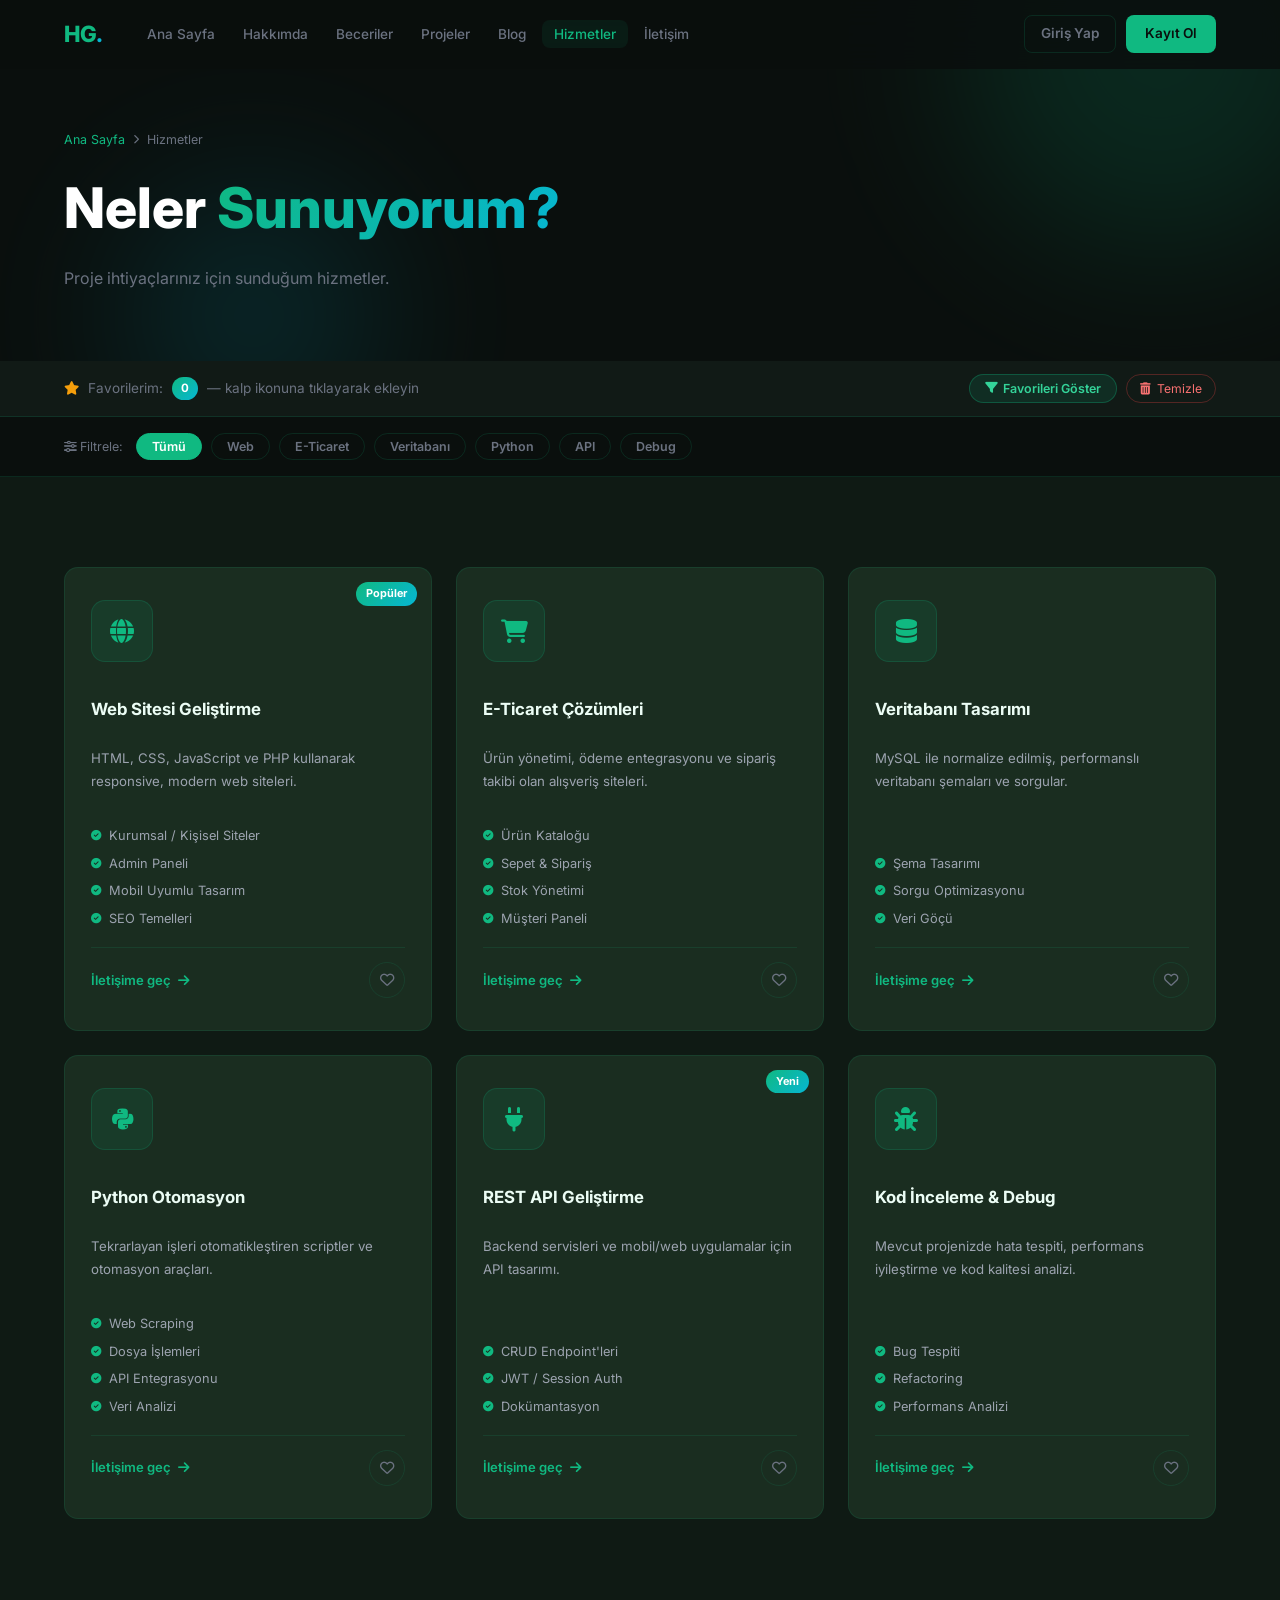
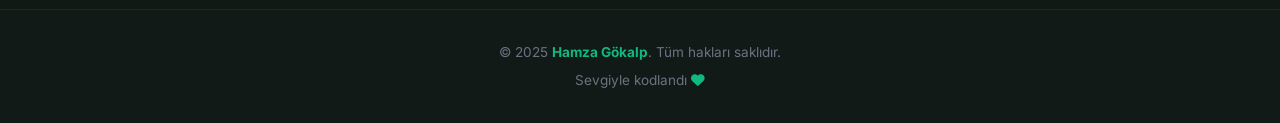
<file: pages/services.html>
<!DOCTYPE html>
<html lang="tr">
<head>
  <meta charset="UTF-8" />
  <meta name="viewport" content="width=device-width, initial-scale=1.0, maximum-scale=5.0, user-scalable=yes" />
  <meta name="description" content="Hamza Gökalp - Hizmetler" />
  <meta name="theme-color" content="#10b981" />
  <title>Hizmetler | Hamza Gökalp</title>
  <link rel="stylesheet" href="../assets/css/style.css" />
  <link rel="stylesheet" href="../assets/css/responsive.css" />
  <link rel="stylesheet" href="https://cdnjs.cloudflare.com/ajax/libs/font-awesome/6.5.0/css/all.min.css" />
  <link href="https://fonts.googleapis.com/css2?family=Inter:wght@300;400;500;600;700;800&display=swap" rel="stylesheet" />
  <style>
    /* ── FAV BAR ── */
    .fav-bar{background:var(--dark-surface);border-bottom:1px solid var(--border);padding:13px 0}
    .fav-bar .container{display:flex;align-items:center;justify-content:space-between;gap:12px;flex-wrap:wrap}
    .fav-info{display:flex;align-items:center;gap:9px;font-size:.85rem;color:var(--text-dim)}
    .fav-info i{color:#f59e0b}
    .fav-count{background:linear-gradient(135deg,var(--primary),var(--secondary));color:#fff;font-size:.72rem;font-weight:700;padding:2px 9px;border-radius:50px}
    .fav-actions{display:flex;gap:9px}
    .btn-favs{display:inline-flex;align-items:center;gap:6px;padding:6px 15px;border-radius:50px;font-size:.78rem;font-weight:600;background:rgba(16,185,129,.12);border:1px solid rgba(16,185,129,.3);color:var(--primary-l);cursor:pointer;transition:.3s}
    .btn-favs:hover{background:rgba(16,185,129,.22)}
    .btn-favs.on{background:var(--primary);color:#fff;border-color:var(--primary)}
    .btn-clr{display:inline-flex;align-items:center;gap:6px;padding:6px 13px;border-radius:50px;font-size:.76rem;background:transparent;border:1px solid rgba(239,68,68,.3);color:#f87171;cursor:pointer;transition:.3s}
    .btn-clr:hover{background:rgba(239,68,68,.1)}

    /* ── FİLTRE ── */
    .filter-bar{background:var(--dark-bg);padding:16px 0;border-bottom:1px solid var(--border)}
    .filter-bar .container{display:flex;align-items:center;gap:9px;flex-wrap:wrap}
    .fl{font-size:.78rem;color:var(--text-dim);margin-right:4px}
    .fbtn{padding:5px 15px;border-radius:50px;font-size:.78rem;font-weight:600;background:transparent;border:1px solid var(--border);color:var(--text-dim);cursor:pointer;transition:.3s}
    .fbtn:hover{border-color:var(--primary);color:var(--primary-l)}
    .fbtn.on{background:var(--primary);border-color:var(--primary);color:#fff}

    /* ── SKELETON ── */
    .sk{background:var(--light-card);border:1px solid var(--border-light);border-radius:var(--radius);padding:32px 26px;display:flex;flex-direction:column;gap:13px;animation:pulse 1.4s ease-in-out infinite}
    @keyframes pulse{0%,100%{opacity:1}50%{opacity:.4}}
    .sk-i{width:60px;height:60px;border-radius:14px;background:rgba(16,185,129,.12)}
    .sk-l{height:12px;border-radius:6px;background:rgba(16,185,129,.1)}
    .sk-l.s{width:50%}.sk-l.m{width:75%}.sk-l.f{width:100%}

    /* ── CARD ── */
    .service-card{background:var(--light-card);border:1px solid var(--border-light);border-radius:var(--radius);padding:32px 26px;display:flex;flex-direction:column;gap:14px;position:relative;transition:box-shadow .3s,border-color .3s,transform .3s}
    .service-card:hover{box-shadow:0 18px 48px rgba(16,185,129,.15);border-color:var(--border-m);transform:translateY(-5px)}
    .service-card.fav{border-color:rgba(245,158,11,.4);box-shadow:0 4px 18px rgba(245,158,11,.1)}
    .service-card.hidden{display:none}
    .service-card::before{content:'';position:absolute;top:0;left:0;right:0;height:2px;border-radius:var(--radius) var(--radius) 0 0;background:linear-gradient(90deg,var(--primary),var(--secondary));transform:scaleX(0);transform-origin:left;transition:transform .4s}
    .service-card:hover::before{transform:scaleX(1)}

    .card-badge{position:absolute;top:14px;right:14px;padding:3px 10px;border-radius:50px;font-size:.68rem;font-weight:700;background:linear-gradient(135deg,var(--primary),var(--secondary));color:#fff}
    .service-icon{width:62px;height:62px;border-radius:14px;background:rgba(16,185,129,.1);border:1px solid rgba(16,185,129,.18);display:flex;align-items:center;justify-content:center;font-size:1.5rem;color:var(--primary);transition:.3s;flex-shrink:0}
    .service-card:hover .service-icon{background:var(--primary);color:#fff;box-shadow:0 6px 20px rgba(16,185,129,.35)}
    .service-title{font-size:1.05rem;font-weight:700;color:var(--text-light)}
    .service-desc{font-size:.83rem;color:var(--text-light-m);line-height:1.7;flex:1}
    .service-items{display:flex;flex-direction:column;gap:7px}
    .service-item{display:flex;align-items:center;gap:8px;font-size:.8rem;color:var(--text-light-m)}
    .service-item i{color:var(--primary);font-size:.65rem;flex-shrink:0}

    /* kart alt aksiyonlar */
    .card-foot{display:flex;align-items:center;gap:10px;margin-top:4px;border-top:1px solid var(--border-light);padding-top:14px}
    .card-link{display:inline-flex;align-items:center;gap:7px;font-size:.82rem;font-weight:600;color:var(--primary);flex:1;transition:gap .3s}
    .service-card:hover .card-link{gap:11px}
    .card-link i{transition:.3s}
    .btn-fav{width:36px;height:36px;border-radius:50%;border:1px solid var(--border-light);background:transparent;display:flex;align-items:center;justify-content:center;cursor:pointer;color:var(--text-dim);font-size:.9rem;flex-shrink:0;transition:.3s}
    .btn-fav:hover{border-color:#f59e0b;color:#f59e0b;transform:scale(1.12)}
    .btn-fav.on{background:rgba(245,158,11,.12);border-color:#f59e0b;color:#f59e0b}

    /* ── BOŞ DURUM ── */
    .empty-state{grid-column:1/-1;text-align:center;padding:60px 20px;display:none}
    .empty-state i{font-size:2.8rem;color:var(--text-dim);display:block;margin-bottom:14px}
    .empty-state h3{color:var(--text-light);margin-bottom:8px}
    .empty-state p{color:var(--text-light-m);font-size:.86rem}
    .empty-state.show{display:block}

    /* ── TOAST ── */
    .toast-wrap{position:fixed;bottom:26px;right:26px;z-index:9999;display:flex;flex-direction:column;gap:9px;pointer-events:none}
    .toast{display:flex;align-items:center;gap:10px;padding:11px 17px;border-radius:12px;background:var(--dark-card);border:1px solid var(--border);color:var(--text);font-size:.83rem;font-weight:500;box-shadow:0 8px 28px rgba(0,0,0,.4);min-width:230px;animation:tIn .3s ease}
    .toast.out{animation:tOut .3s ease forwards}
    @keyframes tIn{from{opacity:0;transform:translateX(26px)}to{opacity:1;transform:none}}
    @keyframes tOut{to{opacity:0;transform:translateX(26px)}}
    .toast.add .ti{color:#f59e0b}
    .toast.rem .ti{color:var(--text-dim)}
    .toast.clr .ti{color:#f87171}
  </style>
</head>
<body>
  <nav class="navbar" id="navbar">
    <div class="nav-container">
      <a href="../index.html" class="nav-logo">HG<span class="dot">.</span></a>
      <ul class="nav-links" id="navLinks">
        <li><a href="../index.html">Ana Sayfa</a></li>
        <li><a href="about.html">Hakkımda</a></li>
        <li><a href="skills.html">Beceriler</a></li>
        <li><a href="projects.html">Projeler</a></li>
        <li><a href="blog.html">Blog</a></li>
        <li><a href="services.html" class="active">Hizmetler</a></li>
        <li><a href="contact.html">İletişim</a></li>
      </ul>
      <div class="nav-auth">
        <a href="login.html" class="nav-btn-login">Giriş Yap</a>
        <a href="register.html" class="nav-btn-register">Kayıt Ol</a>
      </div>
      <button class="hamburger" id="hamburger" aria-label="Menüyü aç/kapat" aria-expanded="false">
        <span></span><span></span><span></span>
      </button>
    </div>
  </nav>

  <section class="page-hero">
    <div class="ph-bg"><div class="ph-glow ph-glow-1"></div><div class="ph-glow ph-glow-2"></div></div>
    <div class="page-hero-content container">
      <div class="breadcrumb"><a href="../index.html">Ana Sayfa</a><i class="fas fa-chevron-right"></i>Hizmetler</div>
      <h1>Neler <span class="hl">Sunuyorum?</span></h1>
      <p>Proje ihtiyaçlarınız için sunduğum hizmetler.</p>
    </div>
  </section>

  <!-- FAVORİLER BAR -->
  <div class="fav-bar">
    <div class="container">
      <div class="fav-info">
        <i class="fas fa-star"></i>
        <span>Favorilerim:</span>
        <span class="fav-count" id="favCount">0</span>
        <span id="favLabel">— kalp ikonuna tıklayarak ekleyin</span>
      </div>
      <div class="fav-actions">
        <button class="btn-favs" id="btnFavs"><i class="fas fa-filter"></i> Favorileri Göster</button>
        <button class="btn-clr" id="btnClr"><i class="fas fa-trash-alt"></i> Temizle</button>
      </div>
    </div>
  </div>

  <!-- FİLTRE -->
  <div class="filter-bar">
    <div class="container">
      <span class="fl"><i class="fas fa-sliders-h"></i> Filtrele:</span>
      <button class="fbtn on" data-f="all">Tümü</button>
      <button class="fbtn" data-f="web">Web</button>
      <button class="fbtn" data-f="eticaret">E-Ticaret</button>
      <button class="fbtn" data-f="db">Veritabanı</button>
      <button class="fbtn" data-f="python">Python</button>
      <button class="fbtn" data-f="api">API</button>
      <button class="fbtn" data-f="debug">Debug</button>
    </div>
  </div>

  <!-- HİZMETLER — JSON'dan dinamik yüklenir -->
  <section class="services-page">
    <div class="container">
      <div class="services-grid" id="grid">
        <div class="sk"><div class="sk-i"></div><div class="sk-l s"></div><div class="sk-l f"></div><div class="sk-l m"></div></div>
        <div class="sk"><div class="sk-i"></div><div class="sk-l s"></div><div class="sk-l f"></div><div class="sk-l m"></div></div>
        <div class="sk"><div class="sk-i"></div><div class="sk-l s"></div><div class="sk-l f"></div><div class="sk-l m"></div></div>
      </div>
    </div>
  </section>

  <footer class="footer">
    <div class="container">
      <p>© 2025 <strong>Hamza Gökalp</strong>. Tüm hakları saklıdır.</p>
      <p class="footer-sub">Sevgiyle kodlandı <i class="fas fa-heart"></i></p>
    </div>
  </footer>

  <button class="scroll-top" id="scrollTop" aria-label="Sayfanın başına git"><i class="fas fa-chevron-up"></i></button>
  <div class="toast-wrap" id="toastWrap"></div>

  <script src="../assets/js/main.js"></script>
  <script>
  (function () {
    var KEY = 'hamzagokalp_favs';

    /* Filtre → hizmet id eşleşmesi */
    var FM = { all:[1,2,3,4,5,6], web:[1], eticaret:[2], db:[3], python:[4], api:[5], debug:[6] };

    /* localStorage yardımcıları */
    function getFavs()  { try { return JSON.parse(localStorage.getItem(KEY)) || []; } catch(e) { return []; } }
    function setFavs(f) { localStorage.setItem(KEY, JSON.stringify(f)); }
    function isFav(id)  { return getFavs().includes(id); }
    function toggleFav(id) {
      var f = getFavs();
      if (f.includes(id)) { setFavs(f.filter(function(x){ return x !== id; })); return false; }
      f.push(id); setFavs(f); return true;
    }

    /* Toast */
    function toast(msg, cls) {
      var icon = cls === 'add' ? 'fas fa-heart' : cls === 'rem' ? 'far fa-heart' : 'fas fa-trash-alt';
      var wrap = document.getElementById('toastWrap');
      var t = document.createElement('div');
      t.className = 'toast ' + cls;
      t.innerHTML = '<span class="ti"><i class="' + icon + '"></i></span> ' + msg;
      wrap.appendChild(t);
      setTimeout(function () { t.classList.add('out'); setTimeout(function () { t.remove(); }, 300); }, 2600);
    }

    /* Sayaç güncelle */
    function updateCount() {
      var n = getFavs().length;
      document.getElementById('favCount').textContent = n;
      document.getElementById('favLabel').textContent = n === 0 ? '— kalp ikonuna tıklayarak ekleyin' : 'kayıtlı hizmet';
    }

    /* Boş durum */
    function checkEmpty() {
      var grid = document.getElementById('grid');
      var vis  = grid.querySelectorAll('.service-card:not(.hidden)').length;
      var em   = grid.querySelector('.empty-state');
      if (vis === 0) {
        if (!em) {
          em = document.createElement('div');
          em.className = 'empty-state show';
          em.innerHTML = '<i class="far fa-star"></i><h3>Favori bulunamadı</h3><p>Kalp ikonuna tıklayarak hizmetleri favorilere ekleyebilirsiniz.</p>';
          grid.appendChild(em);
        } else em.classList.add('show');
      } else if (em) em.classList.remove('show');
    }

    var curFilter = 'all', onlyFavs = false;

    function applyView() {
      var cards = document.querySelectorAll('.service-card');
      var allowed = FM[curFilter];
      cards.forEach(function (c) {
        var id = parseInt(c.dataset.id);
        c.classList.toggle('hidden', !(allowed.includes(id) && (!onlyFavs || isFav(id))));
      });
      checkEmpty();
    }

    /* Kart oluştur */
    function makeCard(s, delay) {
      var faved = isFav(s.id);
      var items = s.items.map(function (it) {
        return '<div class="service-item"><i class="fas fa-check-circle"></i> ' + it + '</div>';
      }).join('');
      var badge = s.badge ? '<span class="card-badge">' + s.badge + '</span>' : '';

      var card = document.createElement('div');
      card.className = 'service-card' + (faved ? ' fav' : '');
      card.dataset.id = s.id;
      card.style.opacity = '0';
      card.style.transform = 'translateY(16px)';
      card.innerHTML =
        badge +
        '<div class="service-icon"><i class="' + s.icon + '"></i></div>' +
        '<div class="service-title">' + s.title + '</div>' +
        '<p class="service-desc">' + s.desc + '</p>' +
        '<div class="service-items">' + items + '</div>' +
        '<div class="card-foot">' +
          '<a href="contact.html" class="card-link">İletişime geç <i class="fas fa-arrow-right"></i></a>' +
          '<button class="btn-fav' + (faved ? ' on' : '') + '" data-id="' + s.id + '" title="' + (faved ? 'Favorilerden çıkar' : 'Favorilere ekle') + '">' +
            '<i class="' + (faved ? 'fas' : 'far') + ' fa-heart"></i>' +
          '</button>' +
        '</div>';

      /* Giriş animasyonu */
      setTimeout(function () {
        card.style.transition = 'opacity .4s ease, transform .4s ease';
        card.style.opacity = '1';
        card.style.transform = 'none';
      }, delay);

      /* Favori butonu */
      card.querySelector('.btn-fav').addEventListener('click', function () {
        var id = parseInt(this.dataset.id);
        var added = toggleFav(id);
        this.classList.toggle('on', added);
        this.querySelector('i').className = (added ? 'fas' : 'far') + ' fa-heart';
        this.title = added ? 'Favorilerden çıkar' : 'Favorilere ekle';
        card.classList.toggle('fav', added);
        updateCount();
        toast(added ? '"' + s.title + '" favorilere eklendi!' : '"' + s.title + '" çıkarıldı.', added ? 'add' : 'rem');
        if (onlyFavs && !added) { card.classList.add('hidden'); checkEmpty(); }
      });

      return card;
    }

    /* JSON yükle */
    /* ── Hizmet verileri (JSON dosyasından alınan sabit veri) ── */
    var SERVICES_DATA = [
      { id:1, icon:'fas fa-globe',        title:'Web Sitesi Geliştirme',  badge:'Popüler',
        desc:'HTML, CSS, JavaScript ve PHP kullanarak responsive, modern web siteleri.',
        items:['Kurumsal / Kişisel Siteler','Admin Paneli','Mobil Uyumlu Tasarım','SEO Temelleri'] },
      { id:2, icon:'fas fa-shopping-cart', title:'E-Ticaret Çözümleri',   badge:'',
        desc:'Ürün yönetimi, ödeme entegrasyonu ve sipariş takibi olan alışveriş siteleri.',
        items:['Ürün Kataloğu','Sepet & Sipariş','Stok Yönetimi','Müşteri Paneli'] },
      { id:3, icon:'fas fa-database',      title:'Veritabanı Tasarımı',   badge:'',
        desc:'MySQL ile normalize edilmiş, performanslı veritabanı şemaları ve sorgular.',
        items:['Şema Tasarımı','Sorgu Optimizasyonu','Veri Göçü'] },
      { id:4, icon:'fab fa-python',        title:'Python Otomasyon',      badge:'',
        desc:'Tekrarlayan işleri otomatikleştiren scriptler ve otomasyon araçları.',
        items:['Web Scraping','Dosya İşlemleri','API Entegrasyonu','Veri Analizi'] },
      { id:5, icon:'fas fa-plug',          title:'REST API Geliştirme',   badge:'Yeni',
        desc:'Backend servisleri ve mobil/web uygulamalar için API tasarımı.',
        items:["CRUD Endpoint'leri","JWT / Session Auth",'Dokümantasyon'] },
      { id:6, icon:'fas fa-bug',           title:'Kod İnceleme & Debug',  badge:'',
        desc:'Mevcut projenizde hata tespiti, performans iyileştirme ve kod kalitesi analizi.',
        items:['Bug Tespiti','Refactoring','Performans Analizi'] }
    ];

    function load() {
      var grid = document.getElementById('grid');
      grid.innerHTML = '';
      SERVICES_DATA.forEach(function (s, i) { grid.appendChild(makeCard(s, i * 80)); });
      updateCount();
      applyView();
    }

    /* Filtre butonları */
    document.querySelectorAll('.fbtn').forEach(function (b) {
      b.addEventListener('click', function () {
        document.querySelectorAll('.fbtn').forEach(function (x) { x.classList.remove('on'); });
        this.classList.add('on');
        curFilter = this.dataset.f;
        applyView();
      });
    });

    /* Favorileri göster/gizle */
    document.getElementById('btnFavs').addEventListener('click', function () {
      onlyFavs = !onlyFavs;
      this.classList.toggle('on', onlyFavs);
      this.innerHTML = onlyFavs
        ? '<i class="fas fa-th"></i> Tümünü Göster'
        : '<i class="fas fa-filter"></i> Favorileri Göster';
      applyView();
    });

    /* Favorileri temizle */
    document.getElementById('btnClr').addEventListener('click', function () {
      var n = getFavs().length;
      if (!n) { toast('Favori bulunmuyor.', 'rem'); return; }
      setFavs([]);
      updateCount();
      document.querySelectorAll('.service-card').forEach(function (c) {
        c.classList.remove('fav');
        var b = c.querySelector('.btn-fav');
        if (b) { b.classList.remove('on'); b.querySelector('i').className = 'far fa-heart'; b.title = 'Favorilere ekle'; }
      });
      if (onlyFavs) {
        onlyFavs = false;
        var bf = document.getElementById('btnFavs');
        bf.classList.remove('on');
        bf.innerHTML = '<i class="fas fa-filter"></i> Favorileri Göster';
        applyView();
      }
      toast(n + ' favori temizlendi.', 'clr');
    });

    load();
  })();
  </script>
</body>
</html>
</file>
<file: assets/css/style.css>
/* ============================================================
   HAMZA GÖKALP PORTFOLIO — style.css
   Tema: Yeşil/Teal + Koyu (Sefa'dan tamamen farklı)
   ============================================================ */

/* ---------- CSS DEĞİŞKENLERİ ---------- */
:root {
  --primary:      #10b981;   /* emerald yeşil */
  --primary-d:    #059669;
  --primary-l:    #34d399;
  --secondary:    #06b6d4;   /* cyan */
  --accent:       #10b981;
  --dark-bg:      #0a0f0d;
  --dark-surface: #111a16;
  --dark-card:    #162019;
  --border:       rgba(16,185,129,0.15);
  --border-m:     rgba(16,185,129,0.25);
  --text:         #f0fdf4;
  --text-m:       #86efac;
  --text-dim:     #6b7280;
  --light-bg:     #0f1a14;
  --light-surface:#141f18;
  --light-card:   #1a2d20;
  --border-light: rgba(16,185,129,0.12);
  --text-light:   #ecfdf5;
  --text-light-m: #9ca3af;
  --radius:       14px;
  --transition:   0.3s ease;
  --shadow:       0 8px 32px rgba(16,185,129,0.12);
}

/* ---------- RESET ---------- */
*, *::before, *::after { box-sizing: border-box; margin: 0; padding: 0; }
html { scroll-behavior: smooth; font-size: 16px; }
body {
  font-family: 'Inter', 'Poppins', sans-serif;
  background: var(--dark-bg);
  color: var(--text);
  line-height: 1.6;
  overflow-x: hidden;
}
a { text-decoration: none; color: inherit; }
ul { list-style: none; }
img { max-width: 100%; display: block; }
button { cursor: pointer; font-family: inherit; }

/* ---------- SCROLLBAR ---------- */
::-webkit-scrollbar { width: 6px; }
::-webkit-scrollbar-track { background: var(--dark-bg); }
::-webkit-scrollbar-thumb { background: var(--primary); border-radius: 3px; }

/* ---------- CONTAINER ---------- */
.container { max-width: 1200px; margin: 0 auto; padding: 0 24px; }

/* ============================================================
   NAVBAR
   ============================================================ */
.navbar {
  position: fixed; top: 0; left: 0; right: 0; z-index: 1000;
  background: rgba(10,15,13,0.85);
  backdrop-filter: blur(20px);
  border-bottom: 1px solid transparent;
  transition: border-color var(--transition), box-shadow var(--transition);
}
.navbar.scrolled {
  border-color: var(--border);
  box-shadow: 0 4px 30px rgba(0,0,0,0.4);
}
.nav-container {
  max-width: 1200px; margin: 0 auto;
  padding: 0 24px; height: 68px;
  display: flex; align-items: center; gap: 32px;
}
.nav-logo {
  font-size: 1.4rem; font-weight: 800;
  color: var(--primary);
  letter-spacing: -0.5px;
  flex-shrink: 0;
}
.nav-logo .dot { color: var(--secondary); }
.nav-links {
  display: flex; align-items: center; gap: 4px;
  flex: 1;
}
.nav-links a {
  font-size: 0.85rem; font-weight: 500;
  color: var(--text-dim);
  padding: 6px 12px; border-radius: 8px;
  transition: color var(--transition), background var(--transition);
}
.nav-links a:hover, .nav-links a.active {
  color: var(--primary);
  background: rgba(16,185,129,0.08);
}
.nav-auth {
  display: flex; align-items: center; gap: 10px;
  margin-left: auto; flex-shrink: 0;
}
.nav-btn-login {
  font-size: 0.85rem; font-weight: 600;
  color: var(--text-dim);
  padding: 7px 16px; border-radius: 8px;
  border: 1px solid var(--border);
  transition: color var(--transition), border-color var(--transition), background var(--transition);
}
.nav-btn-login:hover {
  color: var(--primary); border-color: var(--primary);
  background: rgba(16,185,129,0.06);
}
.nav-btn-register {
  font-size: 0.85rem; font-weight: 600; color: var(--dark-bg);
  padding: 7px 18px; border-radius: 8px;
  background: var(--primary);
  border: 1px solid transparent;
  transition: background var(--transition), box-shadow var(--transition), transform var(--transition);
}
.nav-btn-register:hover {
  background: var(--primary-d);
  box-shadow: 0 4px 20px rgba(16,185,129,0.45);
  transform: translateY(-1px);
}

/* Nav user (giriş sonrası) */
.nav-user { display: flex; align-items: center; gap: 10px; }
.nav-user-name {
  font-size: 0.85rem; font-weight: 600;
  color: var(--text-light);
  display: flex; align-items: center; gap: 6px;
}
.nav-user-name i { color: var(--primary); }
.nav-btn-logout {
  font-size: 0.85rem; font-weight: 600; color: #fff;
  padding: 7px 16px; border-radius: 8px;
  background: rgba(239,68,68,0.15);
  border: 1px solid rgba(239,68,68,0.3);
  cursor: pointer;
  transition: background var(--transition), border-color var(--transition);
  display: flex; align-items: center; gap: 6px;
}
.nav-btn-logout:hover {
  background: rgba(239,68,68,0.3);
  border-color: rgba(239,68,68,0.6);
}

/* Hamburger */
.hamburger {
  display: none; flex-direction: column;
  gap: 5px; background: none; border: none;
  padding: 4px; margin-left: auto;
}
.hamburger span {
  width: 24px; height: 2px;
  background: var(--text);
  border-radius: 2px;
  transition: transform 0.3s, opacity 0.3s;
  display: block;
}

/* ============================================================
   HERO
   ============================================================ */
.hero {
  min-height: 100vh;
  display: flex; align-items: center;
  padding: 100px 24px 60px;
  position: relative; overflow: hidden;
  background: var(--dark-bg);
}
.hero-grid-bg {
  position: absolute; inset: 0; pointer-events: none;
  background-image:
    linear-gradient(rgba(16,185,129,0.04) 1px, transparent 1px),
    linear-gradient(90deg, rgba(16,185,129,0.04) 1px, transparent 1px);
  background-size: 50px 50px;
  mask-image: radial-gradient(ellipse 80% 80% at 50% 50%, black, transparent);
}
.hero-glow {
  position: absolute; border-radius: 50%; pointer-events: none;
  filter: blur(100px); opacity: 0.2;
}
.hero-glow-1 { width: 500px; height: 500px; background: var(--primary); top: -100px; right: -100px; }
.hero-glow-2 { width: 300px; height: 300px; background: var(--secondary); bottom: 0; left: -50px; }

.hero-inner {
  max-width: 1200px; margin: 0 auto; width: 100%;
  display: grid; grid-template-columns: 1fr 1fr;
  gap: 80px; align-items: center; z-index: 1;
}

/* Sol */
.hero-tag {
  display: inline-flex; align-items: center; gap: 8px;
  background: rgba(16,185,129,0.1); border: 1px solid var(--border-m);
  border-radius: 50px; padding: 6px 16px;
  font-size: 0.78rem; font-weight: 600; color: var(--primary);
  margin-bottom: 24px;
}
.hero-tag-dot {
  width: 7px; height: 7px; border-radius: 50%;
  background: var(--primary);
  animation: pulse 2s infinite;
}
@keyframes pulse {
  0%,100% { opacity:1; transform:scale(1); }
  50%      { opacity:0.5; transform:scale(1.4); }
}
.hero-name {
  font-size: clamp(2.5rem,5vw,4rem);
  font-weight: 800; color: var(--text);
  line-height: 1.1; margin-bottom: 12px;
  letter-spacing: -1px;
}
.hero-name .hl {
  background: linear-gradient(90deg, var(--primary), var(--secondary));
  -webkit-background-clip: text; -webkit-text-fill-color: transparent;
  background-clip: text;
}
.hero-typed-row {
  display: flex; align-items: center; gap: 8px;
  margin-bottom: 20px; font-size: 1.1rem;
  color: var(--text-dim);
}
.hero-typed-row span.typed-text { color: var(--secondary); font-weight: 600; }
.typed-cursor {
  color: var(--primary); animation: blink 1s infinite;
  font-weight: 300;
}
@keyframes blink { 0%,100%{opacity:1} 50%{opacity:0} }
.hero-desc {
  font-size: 1rem; color: var(--text-dim);
  line-height: 1.8; margin-bottom: 32px; max-width: 480px;
}
.hero-btns { display: flex; gap: 14px; flex-wrap: wrap; margin-bottom: 40px; }
.btn {
  display: inline-flex; align-items: center; gap: 8px;
  padding: 13px 28px; border-radius: 10px;
  font-size: 0.9rem; font-weight: 600;
  transition: all var(--transition);
}
.btn-primary {
  background: var(--primary); color: var(--dark-bg);
  border: 2px solid var(--primary);
}
.btn-primary:hover {
  background: var(--primary-d); border-color: var(--primary-d);
  box-shadow: 0 8px 30px rgba(16,185,129,0.4);
  transform: translateY(-2px);
}
.btn-outline {
  background: transparent; color: var(--text);
  border: 2px solid var(--border-m);
}
.btn-outline:hover {
  border-color: var(--primary); color: var(--primary);
  background: rgba(16,185,129,0.06);
  transform: translateY(-2px);
}

.hero-stats {
  display: flex; gap: 32px;
}
.h-stat-num {
  font-size: 1.8rem; font-weight: 800;
  color: var(--primary); line-height: 1;
}
.h-stat-label {
  font-size: 0.75rem; color: var(--text-dim); margin-top: 2px;
}

/* Sağ: Terminal kartı */
.hero-right {
  display: flex; align-items: center; justify-content: center;
}
.terminal-card {
  background: var(--dark-card);
  border: 1px solid var(--border);
  border-radius: 16px;
  overflow: hidden;
  width: 100%; max-width: 440px;
  box-shadow: 0 32px 80px rgba(0,0,0,0.5), 0 0 0 1px var(--border);
  animation: floatY 4s ease-in-out infinite;
}
@keyframes floatY {
  0%,100% { transform: translateY(0); }
  50%      { transform: translateY(-12px); }
}
.terminal-bar {
  background: #0d1a11;
  padding: 12px 16px;
  display: flex; align-items: center; gap: 8px;
  border-bottom: 1px solid var(--border);
}
.t-dot {
  width: 12px; height: 12px; border-radius: 50%;
}
.t-dot-r { background: #ff5f57; }
.t-dot-y { background: #ffbd2e; }
.t-dot-g { background: #28c840; }
.terminal-title {
  font-size: 0.75rem; color: var(--text-dim);
  margin-left: 8px; font-family: monospace;
}
.terminal-body {
  padding: 24px; font-family: 'Courier New', monospace;
  font-size: 0.82rem; line-height: 1.9;
}
.t-line { display: flex; gap: 8px; }
.t-prompt { color: var(--primary); flex-shrink: 0; }
.t-cmd    { color: #93c5fd; }
.t-out    { color: var(--text-dim); padding-left: 16px; }
.t-green  { color: var(--primary); }
.t-cyan   { color: var(--secondary); }
.t-yellow { color: #fbbf24; }
.t-blank  { height: 8px; }

/* Skill chips */
.hero-chips {
  padding: 16px 24px;
  border-top: 1px solid var(--border);
  display: flex; flex-wrap: wrap; gap: 8px;
}
.chip {
  background: rgba(16,185,129,0.08);
  border: 1px solid var(--border-m);
  border-radius: 50px; padding: 4px 12px;
  font-size: 0.75rem; font-weight: 600;
  color: var(--primary);
  display: flex; align-items: center; gap: 5px;
}
.chip i { font-size: 0.8rem; }

/* ============================================================
   SECTION GENEL
   ============================================================ */
.section { padding: 90px 0; }
.section-alt { background: var(--light-bg); }
.section-header { text-align: center; margin-bottom: 56px; }
.section-tag {
  display: inline-block;
  background: rgba(16,185,129,0.1); border: 1px solid var(--border-m);
  border-radius: 50px; padding: 5px 16px;
  font-size: 0.75rem; font-weight: 700;
  color: var(--primary); letter-spacing: 1px;
  text-transform: uppercase; margin-bottom: 12px;
}
.section-title {
  font-size: clamp(1.8rem,4vw,2.8rem);
  font-weight: 800; color: var(--text-light);
  line-height: 1.2;
}
.section-title .hl {
  background: linear-gradient(90deg, var(--primary), var(--secondary));
  -webkit-background-clip: text; -webkit-text-fill-color: transparent;
  background-clip: text;
}
.section-sub {
  font-size: 0.95rem; color: var(--text-light-m);
  margin-top: 12px; max-width: 560px; margin-left: auto; margin-right: auto;
}

/* ============================================================
   PAGE HERO (inner pages)
   ============================================================ */
.page-hero {
  min-height: 38vh;
  background: var(--dark-bg);
  display: flex; align-items: center;
  padding: 130px 24px 70px;
  position: relative; overflow: hidden;
}
.ph-bg { position: absolute; inset: 0; pointer-events: none; }
.ph-glow {
  position: absolute; border-radius: 50%;
  filter: blur(80px); opacity: 0.15;
}
.ph-glow-1 { width:400px;height:400px; background:var(--primary); top:-150px;right:-80px; }
.ph-glow-2 { width:250px;height:250px; background:var(--secondary); bottom:-80px;left:10%; }
.page-hero-content { max-width:1200px; margin:0 auto; width:100%; z-index:1; }
.breadcrumb {
  font-size:0.78rem; color:var(--text-dim);
  margin-bottom:14px; display:flex; align-items:center; gap:8px;
}
.breadcrumb a { color:var(--primary); }
.breadcrumb a:hover { color:var(--primary-l); }
.breadcrumb i { font-size:0.6rem; color:var(--text-dim); }
.page-hero h1 {
  font-size: clamp(2rem,5vw,3.5rem);
  font-weight:800; color:#fff; margin-bottom:12px;
}
.page-hero h1 .hl {
  background:linear-gradient(135deg,var(--primary),var(--secondary));
  -webkit-background-clip:text; -webkit-text-fill-color:transparent; background-clip:text;
}
.page-hero p { font-size:1rem; color:var(--text-dim); max-width:520px; }

/* ============================================================
   ABOUT PAGE
   ============================================================ */
.about-page { padding: 90px 0; background: var(--light-bg); }
.about-grid {
  display: grid; grid-template-columns: 1fr 1.7fr;
  gap: 64px; align-items: start;
}
.about-avatar-box {
  background: linear-gradient(135deg,var(--primary),var(--secondary));
  border-radius: 24px; aspect-ratio: 1;
  display: flex; align-items: center; justify-content: center;
  font-size: 5rem; font-weight: 800; color: var(--dark-bg);
  box-shadow: 0 24px 60px rgba(16,185,129,0.3);
  position: relative; overflow: hidden;
}
.about-avatar-box::before {
  content:''; position:absolute; inset:0;
  background:radial-gradient(circle at 30% 30%, rgba(255,255,255,0.2), transparent 60%);
}
.info-cards { display: flex; flex-direction: column; gap: 10px; margin-top: 20px; }
.info-card {
  background: var(--light-card); border: 1px solid var(--border-light);
  border-radius: 12px; padding: 14px 18px;
  display: flex; align-items: center; gap: 14px;
}
.info-icon {
  width: 38px; height: 38px; border-radius: 10px;
  background: rgba(16,185,129,0.1); border: 1px solid var(--border);
  display: flex; align-items: center; justify-content: center;
  color: var(--primary); font-size: 0.9rem; flex-shrink: 0;
}
.info-label { font-size: 0.7rem; color: var(--text-light-m); display: block; }
.info-val   { font-size: 0.88rem; font-weight: 600; color: var(--text-light); }
.cv-btn {
  display: flex; align-items: center; justify-content: center; gap: 10px;
  padding: 13px; border-radius: 12px; margin-top: 16px;
  background: var(--primary); color: var(--dark-bg);
  font-weight: 700; font-size: 0.9rem;
  transition: transform var(--transition), box-shadow var(--transition);
  box-shadow: 0 4px 20px rgba(16,185,129,0.3);
}
.cv-btn:hover { transform: translateY(-3px); box-shadow: 0 10px 30px rgba(16,185,129,0.45); }

.about-right h2 { font-size: 1.7rem; font-weight: 800; color: var(--text-light); margin-bottom: 16px; }
.about-right p  { color: var(--text-light-m); font-size: 0.95rem; line-height: 1.8; margin-bottom: 14px; }

/* Timeline */
.tl { margin-top: 36px; }
.tl-title { font-size: 1rem; font-weight: 700; color: var(--text-light); margin-bottom: 20px; }
.tl-item { display: flex; gap: 18px; margin-bottom: 24px; }
.tl-left { display: flex; flex-direction: column; align-items: center; flex-shrink: 0; }
.tl-dot {
  width: 13px; height: 13px; border-radius: 50%;
  background: var(--primary); box-shadow: 0 0 0 4px rgba(16,185,129,0.15);
  flex-shrink: 0;
}
.tl-line { width: 2px; flex: 1; background: var(--border); margin-top: 6px; }
.tl-item:last-child .tl-line { display: none; }
.tl-content { background: var(--light-card); border: 1px solid var(--border-light); border-radius: 12px; padding: 16px 20px; flex: 1; }
.tl-year { font-size: 0.72rem; font-weight: 700; color: var(--primary); margin-bottom: 4px; }
.tl-content h4 { font-size: 0.95rem; font-weight: 700; color: var(--text-light); }
.tl-content p  { font-size: 0.82rem; color: var(--text-light-m); margin-top: 4px; }

/* ============================================================
   SKILLS PAGE
   ============================================================ */
.skills-page { padding: 90px 0; background: var(--light-bg); }
.skills-grid { display: grid; grid-template-columns: repeat(auto-fit,minmax(300px,1fr)); gap: 24px; }
.skill-card {
  background: var(--light-card); border: 1px solid var(--border-light);
  border-radius: var(--radius); padding: 28px;
  transition: border-color var(--transition), transform var(--transition);
}
.skill-card:hover { border-color: var(--border-m); transform: translateY(-4px); }
.skill-card-header {
  display: flex; align-items: center; gap: 14px; margin-bottom: 24px;
}
.skill-icon-box {
  width: 46px; height: 46px; border-radius: 12px;
  background: rgba(16,185,129,0.1); border: 1px solid var(--border);
  display: flex; align-items: center; justify-content: center;
  font-size: 1.2rem; color: var(--primary);
}
.skill-card-title { font-size: 1rem; font-weight: 700; color: var(--text-light); }
.skill-bar-item { margin-bottom: 16px; }
.skill-info { display: flex; justify-content: space-between; margin-bottom: 6px; }
.skill-info span:first-child { font-size: 0.85rem; font-weight: 500; color: var(--text-light); }
.skill-info span:last-child  { font-size: 0.8rem; color: var(--primary); font-weight: 600; }
.skill-bar {
  height: 6px; background: var(--dark-card); border-radius: 3px; overflow: hidden;
}
.skill-fill {
  height: 100%; width: 0;
  background: linear-gradient(90deg,var(--primary),var(--secondary));
  border-radius: 3px; transition: width 1.2s ease;
}
.skill-tags { display: flex; flex-wrap: wrap; gap: 8px; margin-top: 20px; }
.skill-tag {
  background: rgba(16,185,129,0.08); border: 1px solid var(--border);
  border-radius: 50px; padding: 4px 12px;
  font-size: 0.75rem; color: var(--primary); font-weight: 500;
}

/* ============================================================
   PROJECTS PAGE
   ============================================================ */
.projects-page { padding: 90px 0; background: var(--light-bg); }
.projects-grid { display: grid; grid-template-columns: repeat(auto-fit,minmax(320px,1fr)); gap: 24px; }
.project-card {
  background: var(--light-card); border: 1px solid var(--border-light);
  border-radius: var(--radius); overflow: hidden;
  transition: transform var(--transition), border-color var(--transition), box-shadow var(--transition);
}
.project-card:hover { transform: translateY(-6px); border-color: var(--border-m); box-shadow: var(--shadow); }
.project-thumb {
  height: 180px;
  display: flex; align-items: center; justify-content: center;
  font-size: 3.5rem;
  position: relative; overflow: hidden;
}
.project-thumb-1 { background: linear-gradient(135deg,#064e3b,#065f46); }
.project-thumb-2 { background: linear-gradient(135deg,#0c4a6e,#075985); }
.project-thumb-3 { background: linear-gradient(135deg,#1e1b4b,#312e81); }
.project-thumb-4 { background: linear-gradient(135deg,#3f1d0a,#78350f); }
.project-thumb-5 { background: linear-gradient(135deg,#1a0030,#4c0082); }
.project-thumb-6 { background: linear-gradient(135deg,#042f2e,#134e4a); }
.project-body { padding: 22px; }
.project-langs { display: flex; gap: 6px; flex-wrap: wrap; margin-bottom: 10px; }
.lang-badge {
  background: rgba(16,185,129,0.08); border: 1px solid var(--border);
  border-radius: 50px; padding: 2px 10px;
  font-size: 0.72rem; font-weight: 600; color: var(--primary);
}
.project-title { font-size: 1rem; font-weight: 700; color: var(--text-light); margin-bottom: 8px; }
.project-desc { font-size: 0.85rem; color: var(--text-light-m); line-height: 1.6; margin-bottom: 18px; }
.project-links { display: flex; gap: 10px; }
.project-link {
  display: flex; align-items: center; gap: 6px;
  font-size: 0.8rem; font-weight: 600; color: var(--primary);
  padding: 7px 14px; border-radius: 8px;
  border: 1px solid var(--border-m);
  transition: background var(--transition), color var(--transition);
}
.project-link:hover { background: rgba(16,185,129,0.1); }

/* ============================================================
   SERVICES PAGE
   ============================================================ */
.services-page { padding: 90px 0; background: var(--light-bg); }
.services-grid { display: grid; grid-template-columns: repeat(auto-fit,minmax(280px,1fr)); gap: 24px; }
.service-card {
  background: var(--light-card); border: 1px solid var(--border-light);
  border-radius: var(--radius); padding: 32px 28px;
  transition: transform var(--transition), border-color var(--transition);
  position: relative; overflow: hidden;
}
.service-card::before {
  content: ''; position: absolute; top: 0; left: 0; right: 0;
  height: 3px; background: linear-gradient(90deg,var(--primary),var(--secondary));
  transform: scaleX(0); transform-origin: left;
  transition: transform var(--transition);
}
.service-card:hover { transform: translateY(-4px); border-color: var(--border-m); }
.service-card:hover::before { transform: scaleX(1); }
.service-icon {
  width: 56px; height: 56px; border-radius: 14px;
  background: rgba(16,185,129,0.1); border: 1px solid var(--border);
  display: flex; align-items: center; justify-content: center;
  font-size: 1.4rem; color: var(--primary); margin-bottom: 20px;
}
.service-title { font-size: 1.05rem; font-weight: 700; color: var(--text-light); margin-bottom: 10px; }
.service-desc  { font-size: 0.88rem; color: var(--text-light-m); line-height: 1.7; margin-bottom: 20px; }
.service-items { display: flex; flex-direction: column; gap: 8px; }
.service-item {
  display: flex; align-items: center; gap: 8px;
  font-size: 0.82rem; color: var(--text-light-m);
}
.service-item i { color: var(--primary); font-size: 0.7rem; }

/* ============================================================
   BLOG PAGE
   ============================================================ */
.blog-page { padding: 90px 0; background: var(--light-bg); }
.blog-grid { display: grid; grid-template-columns: repeat(auto-fit,minmax(300px,1fr)); gap: 24px; }
.blog-card {
  background: var(--light-card); border: 1px solid var(--border-light);
  border-radius: var(--radius); overflow: hidden;
  transition: transform var(--transition), border-color var(--transition);
}
.blog-card:hover { transform: translateY(-5px); border-color: var(--border-m); }
.blog-thumb {
  height: 160px; display: flex; align-items: center; justify-content: center;
  font-size: 2.8rem; position: relative;
}
.blog-thumb-1 { background: linear-gradient(135deg,#064e3b,#065f46); }
.blog-thumb-2 { background: linear-gradient(135deg,#0c4a6e,#0e7490); }
.blog-thumb-3 { background: linear-gradient(135deg,#1e1b4b,#4338ca); }
.blog-thumb-4 { background: linear-gradient(135deg,#3f1d0a,#92400e); }
.blog-thumb-5 { background: linear-gradient(135deg,#14532d,#166534); }
.blog-thumb-6 { background: linear-gradient(135deg,#1a0030,#6d28d9); }
.blog-cat {
  position: absolute; top: 12px; left: 12px;
  background: rgba(16,185,129,0.15); backdrop-filter: blur(8px);
  border: 1px solid var(--border-m); border-radius: 50px;
  padding: 3px 10px; font-size: 0.7rem; font-weight: 600; color: var(--primary);
}
.blog-body { padding: 20px; }
.blog-meta { display: flex; gap: 14px; margin-bottom: 10px; }
.blog-meta span { font-size: 0.75rem; color: var(--text-light-m); display: flex; align-items: center; gap: 5px; }
.blog-meta i { color: var(--primary); }
.blog-title { font-size: 0.95rem; font-weight: 700; color: var(--text-light); margin-bottom: 8px; line-height: 1.5; }
.blog-excerpt { font-size: 0.82rem; color: var(--text-light-m); line-height: 1.6; margin-bottom: 16px; }
.blog-read {
  font-size: 0.8rem; font-weight: 600; color: var(--primary);
  display: flex; align-items: center; gap: 6px;
  transition: gap var(--transition);
}
.blog-card:hover .blog-read { gap: 10px; }

/* ============================================================
   CONTACT PAGE
   ============================================================ */
.contact-page { padding: 90px 0; background: var(--light-bg); }
.contact-grid { display: grid; grid-template-columns: 1fr 1.4fr; gap: 48px; }
.contact-info h3 { font-size: 1.3rem; font-weight: 700; color: var(--text-light); margin-bottom: 10px; }
.contact-info p  { font-size: 0.9rem; color: var(--text-light-m); line-height: 1.7; margin-bottom: 30px; }
.contact-items { display: flex; flex-direction: column; gap: 16px; }
.contact-item {
  display: flex; align-items: center; gap: 16px;
  background: var(--light-card); border: 1px solid var(--border-light);
  border-radius: 12px; padding: 16px 18px;
}
.contact-item-icon {
  width: 42px; height: 42px; border-radius: 10px;
  background: rgba(16,185,129,0.1); border: 1px solid var(--border);
  display: flex; align-items: center; justify-content: center;
  color: var(--primary); font-size: 1rem; flex-shrink: 0;
}
.contact-item-label { font-size: 0.7rem; color: var(--text-light-m); display: block; }
.contact-item-val   { font-size: 0.88rem; font-weight: 600; color: var(--text-light); }
.contact-socials { display: flex; gap: 12px; margin-top: 28px; }
.soc-btn {
  width: 42px; height: 42px; border-radius: 10px;
  background: var(--light-card); border: 1px solid var(--border-light);
  display: flex; align-items: center; justify-content: center;
  color: var(--text-dim); font-size: 1rem;
  transition: color var(--transition), border-color var(--transition), background var(--transition);
}
.soc-btn:hover { color: var(--primary); border-color: var(--border-m); background: rgba(16,185,129,0.08); }

/* Form */
.contact-form-box {
  background: var(--light-card); border: 1px solid var(--border-light);
  border-radius: var(--radius); padding: 36px;
}
.form-row { display: grid; grid-template-columns: 1fr 1fr; gap: 16px; }
.form-group { display: flex; flex-direction: column; gap: 7px; margin-bottom: 16px; }
.form-group label { font-size: 0.8rem; font-weight: 600; color: var(--text-light-m); }
.form-group input, .form-group select, .form-group textarea {
  background: var(--dark-card); border: 1.5px solid var(--border);
  border-radius: 10px; padding: 12px 16px;
  color: var(--text-light); font-size: 0.88rem; font-family: inherit;
  transition: border-color var(--transition), background var(--transition);
}
.form-group input:focus, .form-group select:focus, .form-group textarea:focus {
  outline: none; border-color: var(--primary);
  background: rgba(16,185,129,0.04);
}
.form-group input::placeholder, .form-group textarea::placeholder { color: var(--text-dim); }
.form-group textarea { resize: vertical; min-height: 120px; }
.form-group select option { background: var(--dark-card); }
.flash-msg {
  padding: 12px 16px; border-radius: 10px; margin-bottom: 16px;
  font-size: 0.85rem; font-weight: 600;
}
.flash-success { background: rgba(16,185,129,0.12); border: 1px solid rgba(16,185,129,0.3); color: var(--primary); }
.flash-error   { background: rgba(239,68,68,0.1);  border: 1px solid rgba(239,68,68,0.3);  color: #f87171; }
.submit-btn {
  width: 100%; padding: 14px;
  background: var(--primary); color: var(--dark-bg);
  border: none; border-radius: 10px;
  font-size: 0.95rem; font-weight: 700; font-family: inherit;
  transition: background var(--transition), box-shadow var(--transition), transform var(--transition);
  box-shadow: 0 4px 20px rgba(16,185,129,0.3);
  display: flex; align-items: center; justify-content: center; gap: 8px;
}
.submit-btn:hover {
  background: var(--primary-d);
  transform: translateY(-2px);
  box-shadow: 0 8px 30px rgba(16,185,129,0.45);
}

/* ============================================================
   AUTH PAGES
   ============================================================ */
.auth-page {
  min-height: 100vh; background: var(--dark-bg);
  display: flex; align-items: center; justify-content: center; padding: 20px;
}
.auth-card {
  display: grid; grid-template-columns: 1fr 1fr;
  max-width: 880px; width: 100%;
  background: var(--dark-surface); border: 1px solid var(--border);
  border-radius: 24px; overflow: hidden;
  box-shadow: 0 40px 100px rgba(0,0,0,0.5);
  animation: slideUp 0.5s ease both;
}
@keyframes slideUp { from{opacity:0;transform:translateY(30px)} to{opacity:1;transform:translateY(0)} }
.auth-side {
  background: linear-gradient(160deg,#064e3b,#065f46,#0891b2);
  padding: 48px 36px;
  display: flex; flex-direction: column; justify-content: center;
  position: relative; overflow: hidden;
}
.auth-side::before {
  content:''; position:absolute; inset:0;
  background:radial-gradient(circle at 70% 30%,rgba(255,255,255,0.1),transparent 60%);
}
.auth-side-logo { font-size:2.2rem; font-weight:800; color:#fff; margin-bottom:28px; position:relative; }
.auth-side-logo span { color:rgba(255,255,255,0.5); }
.auth-side h2  { font-size:1.6rem; font-weight:800; color:#fff; margin-bottom:10px; position:relative; }
.auth-side p   { color:rgba(255,255,255,0.7); font-size:0.88rem; line-height:1.7; position:relative; }
.auth-side-features { margin-top:32px; display:flex; flex-direction:column; gap:14px; position:relative; }
.auth-feat { display:flex; align-items:center; gap:12px; }
.auth-feat-icon {
  width:28px; height:28px; border-radius:8px;
  background:rgba(255,255,255,0.15);
  display:flex; align-items:center; justify-content:center;
  color:#fff; font-size:0.75rem; flex-shrink:0;
}
.auth-feat-text { font-size:0.82rem; color:rgba(255,255,255,0.75); }
.auth-panel { padding:44px 40px; display:flex; flex-direction:column; justify-content:center; overflow-y:auto; }
.auth-title { font-size:1.5rem; font-weight:800; color:var(--text-light); margin-bottom:6px; }
.auth-sub   { font-size:0.82rem; color:var(--text-light-m); margin-bottom:26px; }
.auth-sub a { color:var(--primary); font-weight:600; }
.auth-form  { display:flex; flex-direction:column; gap:14px; }
.auth-form-row { display:grid; grid-template-columns:1fr 1fr; gap:12px; }
.auth-group { display:flex; flex-direction:column; gap:6px; }
.auth-group label { font-size:0.78rem; font-weight:600; color:var(--text-light-m); }
.input-wrap { position:relative; }
.input-wrap i.fi { position:absolute;left:13px;top:50%;transform:translateY(-50%);color:var(--text-dim);font-size:0.85rem;pointer-events:none; }
.input-wrap input {
  width:100%; padding:11px 14px 11px 38px;
  background:var(--dark-card); border:1.5px solid var(--border);
  border-radius:10px; color:var(--text-light); font-size:0.87rem; font-family:inherit;
  transition:border-color var(--transition), background var(--transition);
}
.input-wrap input:focus { outline:none; border-color:var(--primary); background:rgba(16,185,129,0.04); }
.input-wrap input::placeholder { color:var(--text-dim); }
.input-wrap input:-webkit-autofill,
.input-wrap input:-webkit-autofill:hover,
.input-wrap input:-webkit-autofill:focus {
  -webkit-box-shadow:0 0 0 1000px #162019 inset !important;
  box-shadow:0 0 0 1000px #162019 inset !important;
  -webkit-text-fill-color:var(--text-light) !important;
  border-color:var(--primary) !important;
  transition:background-color 9999s;
}
.eye-btn { position:absolute;right:12px;top:50%;transform:translateY(-50%);background:none;border:none;cursor:pointer;color:var(--text-dim);font-size:0.85rem;transition:color 0.3s; }
.eye-btn:hover { color:var(--primary); }
.pw-bars { display:flex;gap:3px;margin-top:6px; }
.pw-bar  { height:3px;flex:1;border-radius:2px;background:var(--border);transition:background 0.3s; }
.pw-bar.weak   { background:#ef4444; }
.pw-bar.medium { background:#fbbf24; }
.pw-bar.strong { background:var(--primary); }
.pw-lbl { font-size:0.7rem;color:var(--text-dim);margin-top:3px; }
.terms-row { display:flex;align-items:flex-start;gap:10px;cursor:pointer; }
.terms-row input { margin-top:2px;width:15px;height:15px;accent-color:var(--primary);flex-shrink:0; }
.terms-row span  { font-size:0.78rem;color:var(--text-light-m);line-height:1.5; }
.terms-row a { color:var(--primary); }
.auth-submit {
  background:var(--primary); color:var(--dark-bg);
  border:none; border-radius:10px; padding:13px;
  font-size:0.92rem; font-weight:700; font-family:inherit;
  cursor:pointer; transition:background var(--transition),box-shadow var(--transition),transform var(--transition);
  box-shadow:0 4px 20px rgba(16,185,129,0.3);
  display:flex;align-items:center;justify-content:center;gap:8px;
}
.auth-submit:hover { background:var(--primary-d);transform:translateY(-2px);box-shadow:0 8px 30px rgba(16,185,129,0.45); }
.auth-footer { text-align:center;font-size:0.8rem;color:var(--text-light-m);margin-top:4px; }
.auth-footer a { color:var(--primary);font-weight:600; }
.back-home {
  position:fixed;top:20px;left:20px;
  display:flex;align-items:center;gap:8px;
  color:var(--text-dim);font-size:0.8rem;
  transition:color var(--transition);z-index:10;
}
.back-home:hover { color:var(--primary); }

/* ============================================================
   ADMIN
   ============================================================ */
.admin-layout { display:flex;min-height:100vh;background:var(--dark-bg); }
.admin-sidebar {
  width:240px;background:var(--dark-surface);border-right:1px solid var(--border);
  padding:0;flex-shrink:0;position:sticky;top:0;height:100vh;overflow-y:auto;
}
.admin-logo {
  padding:24px 20px;font-size:1.3rem;font-weight:800;
  color:var(--primary);border-bottom:1px solid var(--border);
  display:flex;align-items:center;gap:8px;
}
.admin-logo span { color:var(--text-dim); }
.admin-nav { padding:12px 0; }
.admin-nav a {
  display:flex;align-items:center;gap:12px;
  padding:11px 20px;font-size:0.85rem;font-weight:500;
  color:var(--text-dim);transition:color var(--transition),background var(--transition);
}
.admin-nav a:hover,.admin-nav a.active {
  color:var(--primary);background:rgba(16,185,129,0.08);
}
.admin-nav a i { width:18px;text-align:center; }
.admin-main { flex:1;padding:32px;overflow-y:auto; }
.admin-topbar {
  display:flex;align-items:center;justify-content:space-between;margin-bottom:32px;
}
.admin-topbar h1 { font-size:1.4rem;font-weight:700;color:var(--text-light); }
.admin-cards { display:grid;grid-template-columns:repeat(auto-fit,minmax(200px,1fr));gap:20px;margin-bottom:32px; }
.admin-card {
  background:var(--dark-surface);border:1px solid var(--border);
  border-radius:var(--radius);padding:24px;
  display:flex;align-items:center;gap:16px;
}
.admin-card-icon {
  width:48px;height:48px;border-radius:12px;
  background:rgba(16,185,129,0.1);border:1px solid var(--border);
  display:flex;align-items:center;justify-content:center;
  font-size:1.2rem;color:var(--primary);flex-shrink:0;
}
.admin-card-num { font-size:1.8rem;font-weight:800;color:var(--text-light); }
.admin-card-lbl { font-size:0.78rem;color:var(--text-dim); }
.admin-table-box {
  background:var(--dark-surface);border:1px solid var(--border);
  border-radius:var(--radius);overflow:hidden;
}
.admin-table-head {
  padding:18px 24px;border-bottom:1px solid var(--border);
  display:flex;align-items:center;justify-content:space-between;
}
.admin-table-head h3 { font-size:0.95rem;font-weight:700;color:var(--text-light); }
table { width:100%;border-collapse:collapse; }
th,td { padding:13px 24px;text-align:left;font-size:0.83rem; }
th { color:var(--text-dim);font-weight:600;border-bottom:1px solid var(--border); }
td { color:var(--text-light-m);border-bottom:1px solid rgba(16,185,129,0.05); }
tr:last-child td { border-bottom:none; }
tr:hover td { background:rgba(16,185,129,0.03); }
.badge {
  display:inline-block;padding:2px 10px;border-radius:50px;
  font-size:0.7rem;font-weight:600;
}
.badge-green  { background:rgba(16,185,129,0.1);color:var(--primary); }
.badge-gray   { background:rgba(107,114,128,0.15);color:#9ca3af; }
.badge-blue   { background:rgba(6,182,212,0.1);color:var(--secondary); }

/* ============================================================
   FOOTER
   ============================================================ */
.footer {
  background: var(--dark-surface); border-top: 1px solid var(--border);
  padding: 32px 0; text-align: center;
}
.footer p { font-size: 0.85rem; color: var(--text-dim); }
.footer p strong { color: var(--primary); }
.footer-sub { margin-top: 6px; font-size: 0.78rem; color: var(--text-dim); }
.footer-sub i { color: var(--primary); }

/* ============================================================
   SCROLL TOP
   ============================================================ */
.scroll-top {
  position: fixed; bottom: 28px; right: 28px; z-index: 900;
  width: 42px; height: 42px; border-radius: 10px;
  background: var(--primary); color: var(--dark-bg);
  border: none; font-size: 0.9rem;
  opacity: 0; pointer-events: none;
  transition: opacity var(--transition), transform var(--transition);
  box-shadow: 0 4px 20px rgba(16,185,129,0.4);
}
.scroll-top.show { opacity: 1; pointer-events: auto; }
.scroll-top:hover { transform: translateY(-3px); }
/* ============================================================
   UTILS
   ============================================================ */
.text-primary { color: var(--primary); }
.text-center  { text-align: center; }
.mt-16 { margin-top: 16px; }
.mt-32 { margin-top: 32px; }


/* ============================================================
   DARK MODE TOGGLE
   ============================================================ */
.dark-mode-toggle {
  background: transparent;
  border: 1px solid var(--border);
  color: var(--text-dim);
  width: 42px;
  height: 42px;
  border-radius: 8px;
  display: flex;
  align-items: center;
  justify-content: center;
  cursor: pointer;
  transition: all var(--transition);
  font-size: 1rem;
  margin-right: 12px;
}

.dark-mode-toggle:hover {
  color: var(--primary);
  border-color: var(--primary);
  background: rgba(16, 185, 129, 0.08);
  transform: rotate(20deg);
}

.dark-mode-toggle i {
  transition: transform var(--transition);
}

.dark-mode-toggle:active i {
  transform: scale(1.2);
}

/* Light Mode Tema */
html[data-theme="light"] {
  --dark-bg: #f8f9fa;
  --dark-surface: #ffffff;
  --dark-card: #f3f4f6;
  --text: #1f2937;
  --text-m: #059669;
  --text-dim: #6b7280;
  --border: rgba(16, 185, 129, 0.15);
  --border-m: rgba(16, 185, 129, 0.25);
}

html[data-theme="light"] body {
  background: var(--dark-bg);
  color: var(--text);
}

html[data-theme="light"] .navbar {
  background: rgba(248, 249, 250, 0.85);
}

html[data-theme="light"] .nav-links a {
  color: var(--text-dim);
}

html[data-theme="light"] .nav-links a:hover,
html[data-theme="light"] .nav-links a.active {
  color: var(--primary);
  background: rgba(16, 185, 129, 0.08);
}

html[data-theme="light"] .dark-mode-toggle {
  border-color: var(--border);
  color: var(--text-dim);
}

html[data-theme="light"] .dark-mode-toggle:hover {
  color: var(--primary);
  border-color: var(--primary);
}

html[data-theme="light"] .hero {
  background: var(--dark-bg);
}

html[data-theme="light"] .hero-name {
  color: var(--text);
}

html[data-theme="light"] .hero-desc {
  color: var(--text-dim);
}

html[data-theme="light"] .btn-primary {
  background: var(--primary);
  color: white;
}

html[data-theme="light"] .btn-outline {
  color: var(--text);
  border-color: var(--primary);
}

html[data-theme="light"] .terminal-card {
  background: var(--dark-card);
  border-color: var(--border);
}

html[data-theme="light"] .terminal-body {
  background: var(--dark-surface);
  color: var(--text);
}

html[data-theme="light"] .footer {
  background: var(--dark-surface);
  border-top-color: var(--border);
}

html[data-theme="light"] .footer p {
  color: var(--text-dim);
}

html[data-theme="light"] ::-webkit-scrollbar-track {
  background: var(--dark-bg);
}

/* ============================================================
   SCROLL TOP BUTTON IMPROVEMENTS
   ============================================================ */
.scroll-top {
  position: fixed;
  bottom: 28px;
  right: 28px;
  z-index: 900;
  width: 48px;
  height: 48px;
  border-radius: 12px;
  background: var(--primary);
  color: var(--dark-bg);
  border: none;
  font-size: 1rem;
  opacity: 0;
  pointer-events: none;
  transition: all var(--transition);
  box-shadow: 0 4px 20px rgba(16, 185, 129, 0.4);
  display: flex;
  align-items: center;
  justify-content: center;
  cursor: pointer;
}

.scroll-top.show {
  opacity: 1;
  pointer-events: auto;
  animation: slideUp 0.3s ease;
}

.scroll-top:hover {
  transform: translateY(-5px);
  box-shadow: 0 8px 30px rgba(16, 185, 129, 0.6);
  background: var(--primary-l);
}

.scroll-top:active {
  transform: translateY(-2px);
}

@keyframes slideUp {
  from {
    opacity: 0;
    transform: translateY(20px);
  }
  to {
    opacity: 1;
    transform: translateY(0);
  }
}

/* Mobile Responsive */
@media (max-width: 768px) {
  .dark-mode-toggle {
    width: 38px;
    height: 38px;
    font-size: 0.9rem;
    margin-right: 8px;
  }

  .scroll-top {
    width: 44px;
    height: 44px;
    bottom: 20px;
    right: 20px;
    font-size: 0.9rem;
  }
}
</file>
<file: assets/css/responsive.css>
/* ============================================================
   HAMZA GÖKALP — responsive.css
   Responsive Design & Mobile Optimization
   ============================================================ */

/* ============================================================
   LARGE SCREENS (1200px+)
   ============================================================ */
@media (min-width: 1200px) {
  .container { max-width: 1200px; }
  .hero-inner { gap: 80px; }
}

/* ============================================================
   MEDIUM-LARGE SCREENS (1024px - 1199px)
   ============================================================ */
@media (max-width: 1024px) {
  .hero-inner { gap: 48px; }
  .about-grid { gap: 40px; }
  .contact-grid { gap: 32px; }
  .container { padding: 0 20px; }
}

/* ============================================================
   TABLETS (768px - 1023px)
   ============================================================ */
@media (max-width: 900px) {
  .hero-inner { 
    grid-template-columns: 1fr; 
    text-align: center; 
    gap: 40px;
  }
  .hero-desc { 
    margin-left: auto; 
    margin-right: auto; 
  }
  .hero-btns { 
    justify-content: center; 
    flex-wrap: wrap;
  }
  .hero-stats { 
    justify-content: center; 
    flex-wrap: wrap;
  }
  .hero-right { 
    display: flex;
    justify-content: center;
    width: 100%;
  }
  .terminal-card {
    max-width: 100%;
    width: 100%;
  }

  .about-grid { 
    grid-template-columns: 1fr; 
    gap: 32px;
  }
  .about-avatar-box { 
    max-width: 200px; 
    margin: 0 auto; 
  }

  .contact-grid { 
    grid-template-columns: 1fr; 
    gap: 24px;
  }
  .auth-card { 
    grid-template-columns: 1fr; 
  }
  .auth-side { 
    display: none; 
  }
  .admin-sidebar { 
    display: none; 
  }

  .projects-grid { 
    grid-template-columns: repeat(auto-fit, minmax(280px, 1fr)); 
  }
  .services-grid { 
    grid-template-columns: repeat(auto-fit, minmax(250px, 1fr)); 
  }
  .blog-grid { 
    grid-template-columns: repeat(auto-fit, minmax(280px, 1fr)); 
  }
  .skills-grid { 
    grid-template-columns: 1fr; 
  }
  .admin-cards { 
    grid-template-columns: repeat(2, 1fr); 
  }
}

/* ============================================================
   MOBILE (480px - 767px)
   ============================================================ */
@media (max-width: 768px) {
  /* Navigation */
  .nav-container { 
    height: auto; 
    min-height: 60px;
    padding: 12px 16px;
    gap: 16px;
  }
  .nav-logo { 
    font-size: 1.2rem; 
  }
  .nav-links { 
    display: none; 
    flex-direction: column;
    position: absolute; 
    top: 100%; 
    left: 0; 
    right: 0;
    background: rgba(10, 15, 13, 0.98);
    backdrop-filter: blur(20px);
    border-bottom: 1px solid var(--border);
    padding: 12px 0; 
    gap: 2px;
    z-index: 999;
    max-height: calc(100vh - 60px);
    overflow-y: auto;
  }
  .nav-links.open { 
    display: flex; 
  }
  .nav-links a {
    padding: 12px 20px;
    font-size: 0.9rem;
  }
  .nav-auth { 
    display: none; 
  }
  .hamburger { 
    display: flex; 
    margin-left: auto;
  }

  /* Hero Section */
  .hero { 
    min-height: auto;
    padding: 80px 16px 40px;
  }
  .hero-name { 
    font-size: 2rem; 
  }
  .hero-typed-row {
    font-size: 1rem;
  }
  .hero-desc { 
    font-size: 0.9rem; 
    max-width: 100%;
  }
  .hero-btns { 
    gap: 10px; 
  }
  .btn {
    padding: 11px 20px;
    font-size: 0.85rem;
    width: 100%;
  }
  .hero-stats {
    gap: 20px;
  }
  .h-stat-num {
    font-size: 1.5rem;
  }

  /* Forms */
  .form-row { 
    grid-template-columns: 1fr; 
  }
  .auth-form-row { 
    grid-template-columns: 1fr; 
  }
  .form-group {
    margin-bottom: 12px;
  }
  .form-group input,
  .form-group select,
  .form-group textarea {
    padding: 10px 12px;
    font-size: 0.85rem;
  }

  /* Grids */
  .projects-grid { 
    grid-template-columns: 1fr; 
  }
  .services-grid { 
    grid-template-columns: 1fr; 
  }
  .blog-grid { 
    grid-template-columns: 1fr; 
  }
  .skills-grid { 
    grid-template-columns: 1fr; 
  }
  .admin-cards { 
    grid-template-columns: 1fr; 
  }

  /* Contact Form */
  .contact-form-box { 
    padding: 24px 18px; 
  }

  /* Auth Panel */
  .auth-panel { 
    padding: 32px 24px; 
  }

  /* Admin */
  .admin-main { 
    padding: 20px 16px; 
  }

  /* Page Hero */
  .page-hero {
    padding: 60px 16px;
  }
  .page-hero-content h1 {
    font-size: 1.8rem;
  }

  /* Section */
  .section { 
    padding: 50px 0; 
  }

  /* Images - Responsive */
  img {
    max-width: 100%;
    height: auto;
    display: block;
  }

  /* Terminal Card */
  .terminal-card {
    max-width: 100%;
  }
  .terminal-body {
    padding: 16px;
    font-size: 0.75rem;
  }
  .hero-chips {
    flex-wrap: wrap;
    gap: 6px;
  }
  .chip {
    padding: 3px 10px;
    font-size: 0.7rem;
  }
}

/* ============================================================
   SMALL MOBILE (320px - 479px)
   ============================================================ */
@media (max-width: 480px) {
  /* Navigation */
  .nav-container {
    padding: 10px 12px;
    gap: 12px;
  }
  .nav-logo {
    font-size: 1.1rem;
  }
  .nav-links {
    top: calc(100% + 2px);
  }

  /* Hero */
  .hero {
    padding: 70px 12px 30px;
  }
  .hero-name { 
    font-size: 1.8rem; 
    line-height: 1.2;
  }
  .hero-tag {
    font-size: 0.7rem;
    padding: 5px 12px;
  }
  .hero-typed-row {
    font-size: 0.9rem;
    gap: 4px;
  }
  .hero-desc {
    font-size: 0.85rem;
    margin-bottom: 20px;
  }
  .btn {
    padding: 10px 16px;
    font-size: 0.8rem;
    width: 100%;
  }
  .hero-btns {
    flex-direction: column;
    gap: 8px;
  }
  .hero-stats {
    gap: 16px;
    flex-wrap: wrap;
  }
  .h-stat-num {
    font-size: 1.3rem;
  }
  .h-stat-label {
    font-size: 0.7rem;
  }

  /* Page Hero */
  .page-hero {
    padding: 50px 12px;
  }
  .page-hero-content h1 {
    font-size: 1.5rem;
  }
  .breadcrumb {
    font-size: 0.75rem;
  }

  /* Section */
  .section { 
    padding: 40px 0; 
  }
  .container {
    padding: 0 12px;
  }

  /* Forms */
  .contact-form-box { 
    padding: 20px 14px; 
  }
  .auth-panel { 
    padding: 24px 16px; 
  }
  .form-group input,
  .form-group select,
  .form-group textarea {
    padding: 9px 10px;
    font-size: 0.8rem;
  }
  .form-group label {
    font-size: 0.75rem;
  }

  /* Admin */
  .admin-main { 
    padding: 16px 12px; 
  }
  .admin-topbar h1 {
    font-size: 1.2rem;
  }

  /* Terminal Card */
  .terminal-card {
    max-width: 100%;
  }
  .terminal-bar {
    padding: 10px 12px;
  }
  .terminal-title {
    font-size: 0.65rem;
  }
  .terminal-body {
    padding: 12px;
    font-size: 0.7rem;
    line-height: 1.6;
  }
  .hero-chips {
    padding: 12px 16px;
    gap: 4px;
  }
  .chip {
    padding: 2px 8px;
    font-size: 0.65rem;
  }

  /* Footer */
  .footer {
    padding: 24px 0;
  }
  .footer p {
    font-size: 0.8rem;
  }

  /* Scroll Top Button */
  .scroll-top {
    bottom: 16px;
    right: 16px;
    width: 38px;
    height: 38px;
    font-size: 0.8rem;
  }

  /* About Page */
  .about-avatar-box {
    max-width: 150px;
    font-size: 2rem;
  }
  .about-right h2 {
    font-size: 1.3rem;
  }
  .about-right p {
    font-size: 0.85rem;
  }

  /* Contact Items */
  .contact-item {
    padding: 12px 14px;
    gap: 12px;
  }
  .contact-item-icon {
    width: 36px;
    height: 36px;
    font-size: 0.9rem;
  }

  /* Project/Blog Cards */
  .project-card,
  .blog-card,
  .service-card {
    border-radius: 12px;
  }
  .project-thumb,
  .blog-thumb {
    height: 140px;
    font-size: 2.5rem;
  }
  .project-body,
  .blog-body {
    padding: 16px;
  }
  .project-title,
  .blog-title {
    font-size: 0.9rem;
  }
  .project-desc,
  .blog-excerpt {
    font-size: 0.8rem;
  }

  /* Skill Bars */
  .skill-card {
    padding: 20px 16px;
  }
  .skill-bar-item {
    margin-bottom: 12px;
  }

  /* Timeline */
  .tl-item {
    margin-bottom: 20px;
  }
  .tl-year {
    font-size: 0.75rem;
  }
  .tl-content h4 {
    font-size: 0.95rem;
  }
  .tl-content p {
    font-size: 0.8rem;
  }

  /* Tables */
  th, td {
    padding: 10px 12px;
    font-size: 0.75rem;
  }
}

/* ============================================================
   EXTRA SMALL (< 320px)
   ============================================================ */
@media (max-width: 320px) {
  .hero-name { 
    font-size: 1.5rem; 
  }
  .hero-desc {
    font-size: 0.8rem;
  }
  .btn {
    padding: 9px 12px;
    font-size: 0.75rem;
  }
  .container {
    padding: 0 10px;
  }
  .nav-container {
    padding: 8px 10px;
  }
}

/* ============================================================
   IMAGE OPTIMIZATION
   ============================================================ */
img {
  max-width: 100%;
  height: auto;
  display: block;
}

picture {
  display: block;
}

/* Prevent image overflow */
.project-thumb img,
.blog-thumb img,
.about-avatar-box img {
  width: 100%;
  height: 100%;
  object-fit: cover;
}

/* ============================================================
   HAMBURGER MENU ANIMATION
   ============================================================ */
.hamburger {
  position: relative;
  z-index: 1001;
}

.hamburger span {
  display: block;
  transition: all 0.3s ease-in-out;
}

.hamburger.active span:nth-child(1) {
  transform: rotate(45deg) translate(8px, 8px);
}

.hamburger.active span:nth-child(2) {
  opacity: 0;
}

.hamburger.active span:nth-child(3) {
  transform: rotate(-45deg) translate(7px, -7px);
}

/* ============================================================
   TOUCH OPTIMIZATION
   ============================================================ */
@media (hover: none) and (pointer: coarse) {
  /* Touch devices */
  .btn,
  .nav-links a,
  .project-link,
  .soc-btn {
    min-height: 44px;
    display: flex;
    align-items: center;
    justify-content: center;
  }

  .btn:active {
    transform: scale(0.98);
  }
}

/* ============================================================
   PRINT STYLES
   ============================================================ */
@media print {
  .navbar,
  .scroll-top,
  .hamburger,
  .nav-auth {
    display: none;
  }

  body {
    background: white;
    color: black;
  }

  a {
    color: black;
  }
}
</file>
